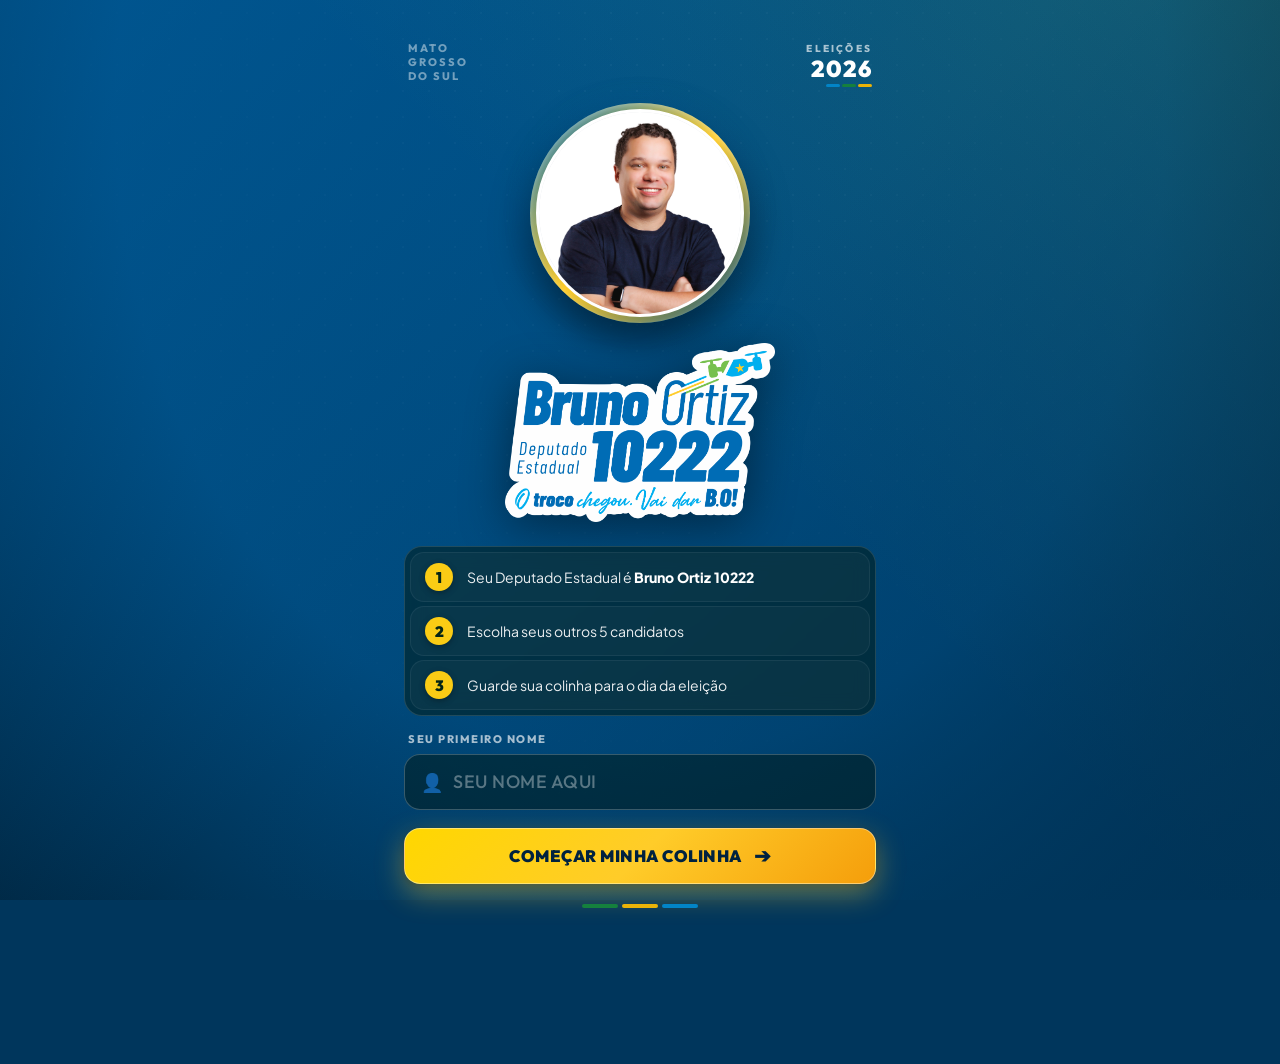
<file: public/index.html>
<!DOCTYPE html>
<html lang="pt-BR">
<head>
  <meta charset="UTF-8">
  <meta name="viewport" content="width=device-width, initial-scale=1.0, maximum-scale=1.0, user-scalable=no">
  <title>Bruno Ortiz 10222 Deputado Estadual</title>
  <meta name="description" content="Monte sua colinha oficial completa para as Eleições 2026 com Bruno Ortiz 10222 e seus candidatos preferidos. Rápido, seguro e direto para a urna!">
  <meta name="theme-color" content="#005691">
  <meta http-equiv="X-Content-Type-Options" content="nosniff">
  <meta name="referrer" content="strict-origin-when-cross-origin">
  
  <!-- Open Graph / WhatsApp / Facebook Preview -->
  <meta property="og:locale" content="pt_BR">
  <meta property="og:type" content="website">
  <meta property="og:title" content="Gerador de Colinha 2026 | Bruno Ortiz 10222">
  <meta property="og:description" content="Monte agora sua colinha oficial completa para a urna com Bruno Ortiz 10222 e seus candidatos a Federal, Senadores, Gov e Presidente!">
  <meta property="og:image" content="https://santinho-brunoortiz-10222.pages.dev/assets/og-share-card.png">
  <meta property="og:image:secure_url" content="https://santinho-brunoortiz-10222.pages.dev/assets/og-share-card.png">
  <meta property="og:image:type" content="image/png">
  <meta property="og:image:width" content="1200">
  <meta property="og:image:height" content="630">
  <meta property="og:image:alt" content="Monte sua Colinha Oficial para a Urna com Bruno Ortiz 10222 e seus candidatos">

  <!-- Twitter Card -->
  <meta name="twitter:card" content="summary_large_image">
  <meta name="twitter:title" content="Gerador de Colinha 2026 | Bruno Ortiz 10222">
  <meta name="twitter:description" content="Monte agora sua colinha oficial completa para a urna com Bruno Ortiz 10222 e seus candidatos a Federal, Senador, Governador e Presidente!">
  <meta name="twitter:image" content="https://santinho-brunoortiz-10222.pages.dev/assets/og-share-card.png">

  <!-- Ícones e Favicon Oficiais 10222 -->
  <link rel="icon" type="image/png" sizes="192x192" href="assets/icon-192.png">
  <link rel="apple-touch-icon" sizes="192x192" href="assets/icon-192.png">
  <link rel="manifest" href="manifest.json">

  <!-- Fontes de Alta Legibilidade e Estilo Brush -->
  <link rel="preconnect" href="https://fonts.googleapis.com">
  <link rel="preconnect" href="https://fonts.gstatic.com" crossorigin>
  <link href="https://fonts.googleapis.com/css2?family=Caveat+Brush&family=Outfit:wght@400;500;600;700;800;900&family=Plus+Jakarta+Sans:wght@500;600;700;800&display=swap" rel="stylesheet">
  
  <link rel="stylesheet" href="styles.css?v=57">
</head>
<body data-fundo="claro">

  <!-- Topo: Botão Centralizado para Começar de Novo e Stepper de Votação -->
  <header class="app-header" style="display: none;">
    <div class="header-content header-content-clean">
      <button id="btn-voltar-colinha" class="btn-voltar-colinha-pronta" style="display: none;" title="Voltar para a colinha finalizada" aria-label="Voltar para a colinha finalizada">
        <span style="font-size: 16px;">📋</span>
        <span>VER COLINHA PRONTA</span>
      </button>
      <button id="btn-limpar" class="btn-reset-central" title="Começar de novo a colinha" aria-label="Começar de novo a colinha">
        <svg width="18" height="18" viewBox="0 0 24 24" fill="none" stroke="currentColor" stroke-width="2.5" stroke-linecap="round" stroke-linejoin="round">
          <path d="M3 12a9 9 0 1 0 9-9 9.75 9.75 0 0 0-6.74 2.74L3 8"/>
          <path d="M3 3v5h5"/>
        </svg>
        <span>COMEÇAR DE NOVO</span>
      </button>
    </div>

    <!-- Stepper Discreto de Conexão -->
    <div class="stepper-funil" id="stepper-funil" aria-label="Progresso da Votação">
      <!-- Gerado dinamicamente: 1 a 6 -->
    </div>
  </header>

  <main class="container-vitrine">
    <!-- TELA DE BOAS-VINDAS TEMÁTICA -->
    <section class="welcome-screen-wrap" id="welcome-section" aria-label="Boas-vindas ao Bruno Ortiz 10222">
      <div class="welcome-screen-container">
        
        <!-- Topo da Tela: Mato Grosso do Sul (Esq) e Eleições 2026 (Dir) -->
        <div class="welcome-ref-topbar">
          <div class="welcome-ref-ms">
            <span class="ms-label-small">MATO<br>GROSSO<br>DO SUL</span>
          </div>
          <div class="welcome-ref-eleicoes">
            <span class="eleicoes-ref-txt">ELEIÇÕES</span>
            <span class="eleicoes-ref-ano">2026</span>
            <div class="welcome-civic-bars">
              <span class="bar-b"></span>
              <span class="bar-g"></span>
              <span class="bar-y"></span>
            </div>
          </div>
        </div>

        <!-- Bloco de Destaque: Avatar Oficial Bruno Ortiz -->
        <div class="welcome-ref-hero">
          <div class="welcome-ref-avatar-box">
            <img src="assets/bruno-ortiz.png" alt="Bruno Ortiz Deputado Estadual" class="welcome-ref-avatar-img">
          </div>
        </div>

        <!-- Logo Oficial do Bruno Ortiz 10222 -->
        <div class="welcome-ref-logo-wrap">
          <img src="assets/bruno-ortiz-logo.png" alt="Bruno Ortiz Deputado Estadual 10222" class="welcome-ref-logo-img">
        </div>

        <!-- Caixa dos 3 Passos (Pills Arredondadas Translúcidas) -->
        <div class="welcome-ref-steps-box">
          <div class="welcome-ref-step-item">
            <span class="ref-step-badge">1</span>
            <span class="ref-step-text">Seu Deputado Estadual é <strong>Bruno Ortiz 10222</strong></span>
          </div>
          <div class="welcome-ref-step-item">
            <span class="ref-step-badge">2</span>
            <span class="ref-step-text">Escolha seus outros 5 candidatos</span>
          </div>
          <div class="welcome-ref-step-item">
            <span class="ref-step-badge">3</span>
            <span class="ref-step-text">Guarde sua colinha para o dia da eleição</span>
          </div>
        </div>

        <!-- Campo: Seu Primeiro Nome -->
        <div class="welcome-ref-input-group">
          <label for="input-eleitor-nome" class="welcome-ref-input-label">SEU PRIMEIRO NOME</label>
          <div class="welcome-ref-input-box" id="box-input-nome">
            <span class="ref-input-user-icon">👤</span>
            <input 
              type="text" 
              id="input-eleitor-nome" 
              class="ref-input-field" 
              placeholder="SEU NOME AQUI"
              maxlength="20"
              autocomplete="given-name"
              enterkeyhint="go"
            >
          </div>
          <span class="welcome-input-aviso" id="msg-aviso-nome" style="display:none;">Digite seu primeiro nome para começar.</span>
        </div>

        <!-- Botão Radiante Dourado -->
        <button class="btn-ref-start-gold" id="btn-welcome-start" title="Começar minha colinha">
          <span>COMEÇAR MINHA COLINHA</span>
          <span class="btn-arrow-right">➔</span>
        </button>

        <!-- Faixa Cívica Decorativa no Rodapé -->
        <div class="welcome-ref-bottom-stripes">
          <span class="stripe-g"></span>
          <span class="stripe-y"></span>
          <span class="stripe-b"></span>
        </div>

      </div>
    </section>
    <!-- LAYOUT ADAPTATIVO: No Desktop (Lado a Lado / Split View) | No Mobile (Fluxo Vertical Ergonômico) -->
    <div class="vitrine-split-layout" id="vitrine-split-layout">
      <!-- Coluna da Cédula / Nicho 3D de Papel -->
      <section class="nicho-vitrine-frame" style="display: none;" aria-label="Vitrine de Cédulas Eleitorais">
        <div class="nicho-vitrine-inner" id="nicho-vitrine-container">
          <!-- Cédula Esquerda (Anterior / Inclinada) -->
          <div class="cedula-papel cedula-lateral cedula-esquerda" id="cedula-left"></div>

          <!-- Cédula Central (Ativa / Em Destaque Frontal) -->
          <div class="cedula-papel cedula-central" id="cedula-center"></div>

          <!-- Cédula Direita (Próxima / Inclinada) -->
          <div class="cedula-papel cedula-lateral cedula-direita" id="cedula-right"></div>
        </div>

        <!-- Controles de Toque / Setas Sutis nas Laterais do Nicho -->
        <button class="nicho-nav-arrow arrow-prev" id="btn-vitrine-prev" aria-label="Voltar cargo anterior" title="Voltar cargo">‹</button>
        <button class="nicho-nav-arrow arrow-next" id="btn-vitrine-next" aria-label="Avançar próximo cargo" title="Próximo cargo">›</button>
      </section>
    </div>

    <!-- MODAL / TELA DE SELEÇÃO ISOLADA DE CANDIDATOS (Mobile Full-Screen / Desktop Centralizado) -->
    <div class="modal-selecao-overlay" id="modal-selecao" style="display: none;" role="dialog" aria-modal="true" aria-labelledby="modal-selecao-titulo">
      <div class="modal-selecao-conteudo">
        <!-- 3. CABEÇALHO FIXO -->
        <header class="modal-selecao-header">
          <button class="btn-voltar-selecao" id="btn-fechar-selecao" aria-label="Voltar">
            <span class="btn-voltar-arrow">‹</span>
            <span class="btn-voltar-txt">VOLTAR</span>
          </button>
          <h2 class="modal-selecao-titulo" id="modal-selecao-titulo">ESCOLHER CANDIDATO</h2>
        </header>

        <!-- 4. CAMPO DE PESQUISA FIXO -->
        <div class="modal-selecao-search-wrap">
          <div class="modal-search-box">
            <svg class="modal-search-icon" width="20" height="20" viewBox="0 0 24 24" fill="none" stroke="currentColor" stroke-width="2.5" stroke-linecap="round" stroke-linejoin="round">
              <circle cx="11" cy="11" r="8"/>
              <line x1="21" y1="21" x2="16.65" y2="16.65"/>
            </svg>
            <input 
              type="text" 
              id="modal-input-busca" 
              class="modal-search-input" 
              placeholder="Digite o nome ou número do candidato..." 
              autocomplete="off" 
              inputmode="search"
              aria-label="Digite o nome ou número do candidato">
            <button class="btn-clear-modal-search" id="btn-clear-modal-search" style="display:none;" aria-label="Limpar busca">&times;</button>
          </div>

          <!-- Índice Alfabético Estilo Engrenagem / Dial Cilindro (A-Z) com Fade Lateral -->
          <div class="modal-alfabeto-wheel-container" id="modal-alfabeto-container" style="display: none;">
            <div class="modal-alfabeto-dica">
              <span class="dica-arrow">‹</span>
              <span>ARRASTE PARA VER CANDIDATOS DE A A Z</span>
              <span class="dica-arrow">›</span>
            </div>
            <div class="modal-alfabeto-bar" id="modal-alfabeto-bar" aria-label="Navegar por letra inicial">
              <!-- Gerado dinamicamente com as letras disponíveis -->
            </div>
          </div>
        </div>

        <!-- 5. LISTA DE RESULTADOS COMPACTA E ROLÁVEL -->
        <div class="modal-selecao-lista-wrap" id="modal-candidatos-lista" role="listbox" aria-label="Lista de candidatos">
          <!-- Renderizado dinamicamente pelo app.js -->
        </div>
      </div>
    </div>

    <!-- 3. Seção de Ações Finais: Santinho Pronto e Ações Diretas -->
    <section class="conclusao-section" id="conclusao-section" style="display: none;" aria-label="Ações da Colinha Concluída">
      <div class="conclusao-card">
        <!-- Espelho Real da Colinha Pronta -->
        <div class="colinha-final-preview" id="colinha-final-preview">
          <!-- Renderizado dinamicamente pelo app.js -->
        </div>

        <!-- Grupo de Ações Objetivas (WhatsApp e Salvar Imagem) -->
        <div class="acoes-finais-diretas">
          <button class="btn-acao-primaria btn-acao-whatsapp" id="btn-share" title="Enviar colinha pelo WhatsApp">
            <svg width="26" height="26" viewBox="0 0 24 24" fill="currentColor">
              <path d="M12.04 2C6.58 2 2.13 6.45 2.13 11.91C2.13 13.66 2.59 15.36 3.45 16.86L2.05 22L7.3 20.62C8.75 21.41 10.38 21.83 12.04 21.83C17.5 21.83 21.95 17.38 21.95 11.92C21.95 9.27 20.92 6.78 19.05 4.91C17.18 3.03 14.69 2 12.04 2M12.04 3.67C14.25 3.67 16.31 4.53 17.87 6.09C19.42 7.65 20.28 9.72 20.28 11.92C20.28 16.46 16.58 20.15 12.04 20.15C10.56 20.15 9.11 19.76 7.85 19L7.55 18.83L4.43 19.65L5.26 16.61L5.06 16.29C4.24 15 3.8 13.47 3.8 11.91C3.81 7.37 7.5 3.67 12.04 3.67M9.53 7.34C9.36 7.34 9.09 7.4 8.87 7.65C8.65 7.89 8.02 8.48 8.02 9.68C8.02 10.89 8.9 12.06 9.02 12.22C9.14 12.39 10.76 14.88 13.23 15.95C15.29 16.84 15.7 16.66 16.14 16.62C16.59 16.58 17.57 16.03 17.78 15.46C17.98 14.88 17.98 14.39 17.92 14.29C17.86 14.19 17.7 14.13 17.46 14.01C17.22 13.89 16.02 13.3 15.8 13.22C15.58 13.14 15.42 13.1 15.25 13.34C15.09 13.59 14.62 14.13 14.48 14.3C14.34 14.46 14.2 14.48 13.96 14.36C13.71 14.24 12.94 13.99 12.02 13.17C11.3 12.53 10.82 11.75 10.68 11.5C10.54 11.26 10.66 11.13 10.79 11C10.9 10.9 11.03 10.72 11.16 10.57C11.28 10.42 11.32 10.32 11.4 10.15C11.48 9.99 11.44 9.84 11.38 9.73C11.32 9.61 10.86 8.48 10.66 8C10.47 7.54 10.28 7.6 10.13 7.59C9.99 7.59 9.82 7.58 9.66 7.58L9.53 7.34Z"/>
            </svg>
            <span>Compartilhar no WhatsApp</span>
          </button>

          <button class="btn-acao-secundaria btn-acao-salvar-larga" id="btn-download" title="Salvar colinha no celular">
            <svg width="22" height="22" viewBox="0 0 24 24" fill="none" stroke="currentColor" stroke-width="2.2" stroke-linecap="round" stroke-linejoin="round">
              <rect x="3" y="3" width="18" height="18" rx="4" ry="4"/>
              <circle cx="8.5" cy="8.5" r="1.5"/>
              <polyline points="21 15 16 10 5 21"/>
            </svg>
            <span>Salvar Colinha no Celular</span>
          </button>
        </div>

        <div class="acoes-finais-links">
          <button id="btn-rever-animacao" class="btn-acao-secundaria btn-acao-rever" title="Ver a colinha saindo da urna novamente">
            <span style="font-size: 16px;">🗳️</span>
            <span>Ver Saindo da Urna</span>
          </button>
          <button id="btn-editar-votos" class="btn-acao-secundaria btn-acao-editar" title="Mudar algum candidato escolhido">
            <svg width="20" height="20" viewBox="0 0 24 24" fill="none" stroke="currentColor" stroke-width="2.3" stroke-linecap="round" stroke-linejoin="round">
              <path d="M12 20h9"/>
              <path d="M16.5 3.5a2.121 2.121 0 0 1 3 3L7 19l-4 1 1-4L16.5 3.5z"/>
            </svg>
            <span>Mudar Meus Votos</span>
          </button>
          <button id="btn-reiniciar-final" class="btn-acao-recomecar" title="Apagar e começar de novo com outro nome">
            <svg width="20" height="20" viewBox="0 0 24 24" fill="none" stroke="currentColor" stroke-width="2.5" stroke-linecap="round" stroke-linejoin="round">
              <path d="M3 12a9 9 0 1 0 9-9 9.75 9.75 0 0 0-6.74 2.74L3 8"/>
              <path d="M3 3v5h5"/>
            </svg>
            <span>RECOMEÇAR</span>
          </button>
        </div>

        <!-- Crédito Discreto Girassol Inteligência -->
        <footer class="conclusao-credito-girassol">
          <a href="https://girassolinteligencia.com.br" target="_blank" rel="noopener noreferrer">
            Desenvolvido por <strong>Girassol Inteligência</strong>
          </a>
        </footer>
      </div>
    </section>

    <!-- Canvas Oculto para Renderização Ultra-HD e Exportação Compacta 6,5x9,5cm @ 300 DPI -->
    <canvas id="canvas-export" style="display:none;" width="768" height="1122"></canvas>
  </main>

  <!-- Modal da Animação: Colinha Saindo da Urna (Modelo Final Idêntico) -->
  <div class="print-modal-overlay" id="print-modal-overlay" style="display: none;" role="dialog" aria-modal="true">
    <div class="print-modal-content">
      <!-- Urna Dispensadora no Topo com acabamento realista de Urna Eletrônica Oficial -->
      <div class="urna-dispenser-box">
        <div class="urna-topo-corpo">
          <div class="urna-topo-header">
            <span class="urna-topo-icon">🗳️</span>
            <div class="urna-topo-titulos">
              <span class="urna-topo-tse">JUSTIÇA ELEITORAL</span>
              <span class="urna-topo-sub">COMPROVANTE / COLINHA DE VOTAÇÃO</span>
            </div>
          </div>
          <div class="urna-slot-guia">
            <div class="urna-slot-cut"></div>
          </div>
        </div>
      </div>

      <!-- Viewport da Colinha Oficial Idêntica Deslizando da Urna -->
      <div class="paper-slip-viewport paper-card-viewport">
        <div class="paper-slip-roll paper-card-roll" id="paper-slip-roll">
          <!-- Injetado dinamicamente com o EXATO modelo final de colinha gerado -->
        </div>
      </div>

      <div class="print-status-text" id="print-status-text">
        <span class="print-spinner"></span> Sua colinha está saindo da urna...
      </div>
    </div>
  </div>



  <!-- Modal Informativo: Guia Rápido do Eleitor -->
  <div class="guia-modal-overlay" id="guia-modal-overlay" style="display:none;" role="dialog" aria-modal="true">
    <div class="guia-modal-card">
      <div class="guia-modal-header">
        <h2 class="guia-modal-title">📖 Guia do Eleitor 2026</h2>
        <button class="btn-close-guia" id="btn-close-guia" aria-label="Fechar Guia">&times;</button>
      </div>
      <div class="guia-modal-body">
        <div class="guia-topic-box">
          <span class="guia-topic-icon">📄</span>
          <div>
            <strong>A colinha de papel é permitida e recomendada!</strong>
            <p>O TSE incentiva você a levar anotado em papel o número de todos os seus candidatos para votar com rapidez.</p>
          </div>
        </div>
        <div class="guia-topic-box">
          <span class="guia-topic-icon">🚫</span>
          <div>
            <strong>Celular proibido dentro da cabine</strong>
            <p>Deixe o aparelho com o mesário antes de ir até a urna. Por isso sua colinha impressa ou em papel é fundamental!</p>
          </div>
        </div>
        <div class="guia-topic-box">
          <span class="guia-topic-icon">🪪</span>
          <div>
            <strong>Documentos para votar</strong>
            <p>Basta um documento com foto (e-Título com foto, CNH, RG, Carteira de Trabalho ou Passaporte).</p>
          </div>
        </div>
        <div class="guia-topic-box">
          <span class="guia-topic-icon">🕒</span>
          <div>
            <strong>Horário de Votação</strong>
            <p>Das 08h00 às 17h00 (horário de Brasília) em todo o território nacional.</p>
          </div>
        </div>
      </div>
    </div>
  </div>

  <!-- Toast Notificação Acessível -->
  <div class="toast" id="toast" role="status" aria-live="polite" style="display: none;"></div>

  <script src="app.js?v=57"></script>
</body>
</html>
</file>
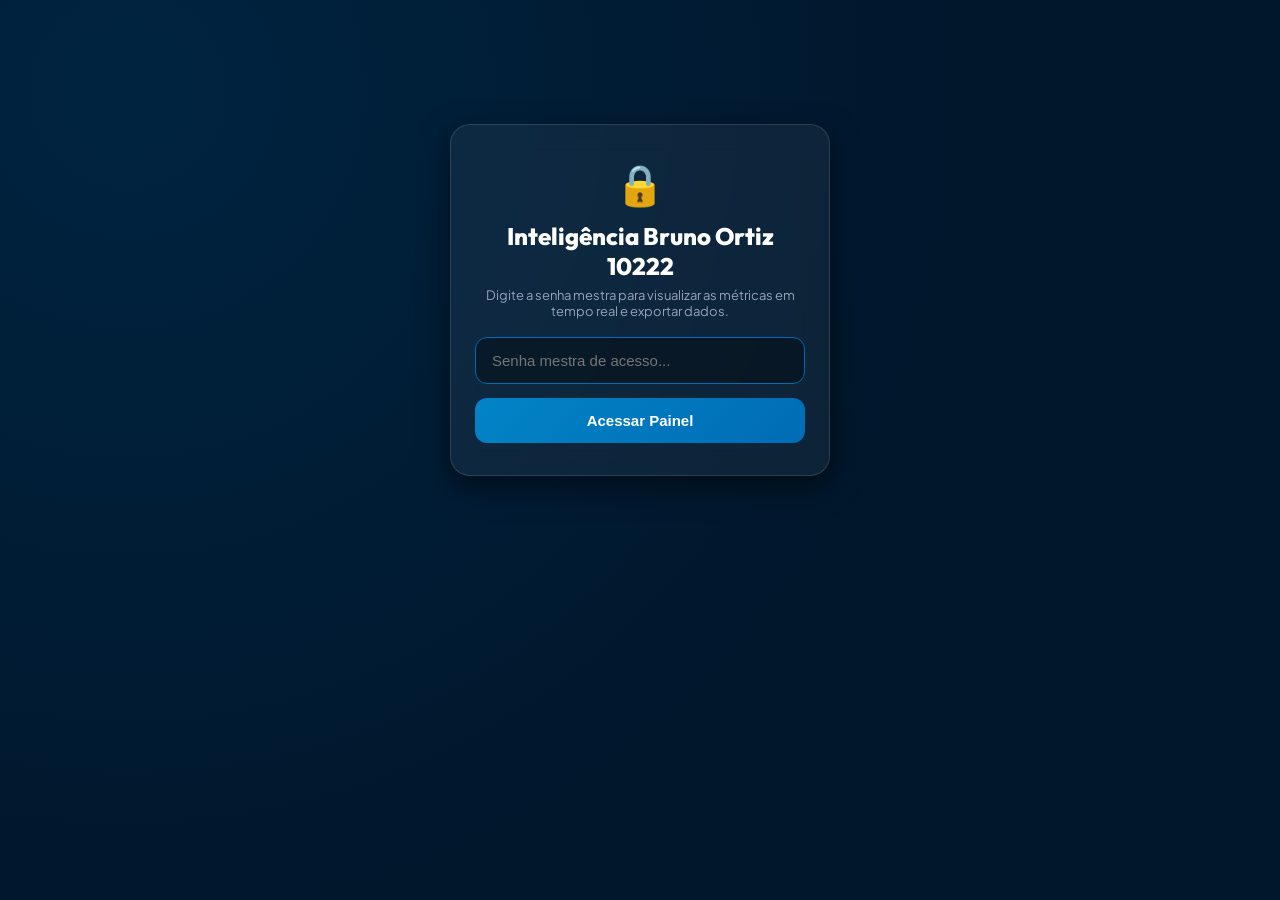
<file: public/painel.html>
<!DOCTYPE html>
<html lang="pt-BR">
<head>
  <meta charset="UTF-8">
  <meta name="viewport" content="width=device-width, initial-scale=1.0">
  <title>Painel Executivo — Bruno Ortiz 10222</title>
  <meta name="robots" content="noindex, nofollow, noarchive, nosnippet">
  <meta name="googlebot" content="noindex, nofollow">
  <meta name="referrer" content="no-referrer">
  <link rel="icon" type="image/png" href="assets/icon-192.png">
  <link rel="preconnect" href="https://fonts.googleapis.com">
  <link rel="preconnect" href="https://fonts.gstatic.com" crossorigin>
  <link href="https://fonts.googleapis.com/css2?family=Outfit:wght@400;500;600;700;800;900&family=Plus+Jakarta+Sans:wght@400;500;600;700&display=swap" rel="stylesheet">
  <style>
    :root {
      --bg: #00172c;
      --card-bg: rgba(255, 255, 255, 0.05);
      --card-border: rgba(255, 255, 255, 0.12);
      --blue-primary: #006cb5;
      --blue-glow: rgba(0, 108, 181, 0.35);
      --blue-light: #38bdf8;
      --gold: #ffcc29;
      --text: #f8fafc;
      --text-muted: #94a3b8;
    }

    * { box-sizing: border-box; margin: 0; padding: 0; }
    body {
      font-family: 'Plus Jakarta Sans', sans-serif;
      background: var(--bg);
      background-image: radial-gradient(circle at 10% 10%, rgba(0, 108, 181, 0.15) 0%, transparent 60%);
      color: var(--text);
      min-height: 100vh;
      padding: 24px 16px 48px;
    }

    .container { max-width: 1140px; margin: 0 auto; }

    /* Header */
    .dashboard-header {
      display: flex;
      flex-wrap: wrap;
      justify-content: space-between;
      align-items: center;
      gap: 16px;
      margin-bottom: 28px;
      padding-bottom: 20px;
      border-bottom: 1px solid var(--card-border);
    }

    .title-group h1 {
      font-family: 'Outfit', sans-serif;
      font-size: 26px;
      font-weight: 850;
      color: #ffffff;
      display: flex;
      align-items: center;
      gap: 10px;
    }

    .title-group p {
      color: var(--text-muted);
      font-size: 14px;
      margin-top: 4px;
    }

    .actions-bar {
      display: flex;
      gap: 12px;
      flex-wrap: wrap;
    }

    .btn {
      padding: 10px 18px;
      border-radius: 10px;
      font-weight: 700;
      font-size: 14px;
      cursor: pointer;
      display: inline-flex;
      align-items: center;
      gap: 8px;
      text-decoration: none;
      transition: all 0.2s ease;
      border: none;
    }

    .btn-excel {
      background: linear-gradient(135deg, #0284c7 0%, #006cb5 100%);
      color: #ffffff;
      box-shadow: 0 4px 14px var(--blue-glow);
    }
    .btn-excel:hover { transform: translateY(-1px); filter: brightness(1.1); }

    .btn-refresh {
      background: rgba(255, 255, 255, 0.08);
      color: #ffffff;
      border: 1px solid var(--card-border);
    }
    .btn-refresh:hover { background: rgba(255, 255, 255, 0.15); }

    /* KPI Cards */
    .kpi-grid {
      display: grid;
      grid-template-columns: repeat(auto-fit, minmax(220px, 1fr));
      gap: 16px;
      margin-bottom: 28px;
    }

    .kpi-card {
      background: var(--card-bg);
      border: 1px solid var(--card-border);
      border-radius: 16px;
      padding: 20px;
      backdrop-filter: blur(12px);
    }

    .kpi-label {
      font-size: 13px;
      font-weight: 600;
      color: var(--text-muted);
      text-transform: uppercase;
      letter-spacing: 0.05em;
    }

    .kpi-value {
      font-family: 'Outfit', sans-serif;
      font-size: 36px;
      font-weight: 850;
      color: #ffffff;
      margin: 8px 0 4px;
    }

    .kpi-sub {
      font-size: 12px;
      color: var(--blue-light);
    }

    /* Grids de Rankings */
    .rankings-grid {
      display: grid;
      grid-template-columns: repeat(auto-fit, minmax(320px, 1fr));
      gap: 20px;
      margin-bottom: 28px;
    }

    .panel-box {
      background: var(--card-bg);
      border: 1px solid var(--card-border);
      border-radius: 16px;
      padding: 22px;
      backdrop-filter: blur(12px);
    }

    .panel-box h3 {
      font-family: 'Outfit', sans-serif;
      font-size: 17px;
      font-weight: 750;
      margin-bottom: 16px;
      display: flex;
      align-items: center;
      gap: 8px;
      color: #ffffff;
    }

    .ranking-list {
      display: flex;
      flex-direction: column;
      gap: 12px;
    }

    .ranking-item {
      display: flex;
      flex-direction: column;
      gap: 4px;
    }

    .ranking-header {
      display: flex;
      justify-content: space-between;
      font-size: 13.5px;
      font-weight: 600;
    }

    .ranking-name { color: #ffffff; }
    .ranking-votes { color: var(--gold); font-weight: 800; }

    .progress-bar-bg {
      width: 100%;
      height: 8px;
      background: rgba(255, 255, 255, 0.08);
      border-radius: 999px;
      overflow: hidden;
    }

    .progress-bar-fill {
      height: 100%;
      background: linear-gradient(90deg, #006cb5 0%, #38bdf8 100%);
      border-radius: 999px;
      transition: width 0.4s ease;
    }

    /* Tabela de Últimas Colinhas */
    .table-responsive {
      overflow-x: auto;
      margin-top: 12px;
    }

    table {
      width: 100%;
      border-collapse: collapse;
      text-align: left;
      font-size: 13px;
    }

    th {
      padding: 12px 14px;
      color: var(--text-muted);
      border-bottom: 1px solid var(--card-border);
      font-size: 11px;
      text-transform: uppercase;
      letter-spacing: 0.05em;
    }

    td {
      padding: 12px 14px;
      border-bottom: 1px solid rgba(255, 255, 255, 0.05);
      color: #e2e8f0;
    }

    .badge-eleitor {
      background: rgba(0, 108, 181, 0.25);
      color: #7dd3fc;
      padding: 3px 8px;
      border-radius: 6px;
      font-weight: 700;
      font-size: 12px;
    }

    .badge-acao {
      background: rgba(255, 204, 41, 0.15);
      color: #ffcc29;
      padding: 2px 7px;
      border-radius: 4px;
      font-size: 11px;
      font-weight: 600;
    }

    /* Tela de Login */
    #auth-screen {
      max-width: 380px;
      margin: 100px auto 0;
      background: var(--card-bg);
      border: 1px solid var(--card-border);
      border-radius: 20px;
      padding: 32px 24px;
      text-align: center;
      backdrop-filter: blur(14px);
      box-shadow: 0 10px 30px rgba(0, 0, 0, 0.5);
    }

    .auth-input {
      width: 100%;
      padding: 14px 16px;
      border-radius: 12px;
      background: rgba(0, 0, 0, 0.35);
      border: 1.5px solid var(--card-border);
      color: #ffffff;
      font-size: 15px;
      margin: 18px 0 14px;
      outline: none;
      transition: border-color 0.2s;
    }
    .auth-input:focus { border-color: var(--blue-primary); }

    .auth-btn {
      width: 100%;
      padding: 14px;
      border-radius: 12px;
      background: linear-gradient(135deg, #0284c7 0%, #006cb5 100%);
      color: #ffffff;
      font-weight: 800;
      font-size: 15px;
      border: none;
      cursor: pointer;
      transition: filter 0.2s;
    }
    .auth-btn:hover { filter: brightness(1.1); }
  </style>
</head>
<body>

  <!-- Tela de Acesso Protegido -->
  <div id="auth-screen">
    <div style="font-size: 40px; margin-bottom: 12px;">🔒</div>
    <h2 style="font-family: 'Outfit'; font-weight: 800; color: #ffffff;">Inteligência Bruno Ortiz 10222</h2>
    <p style="color: var(--text-muted); font-size: 13px; margin-top: 6px;">Digite a senha mestra para visualizar as métricas em tempo real e exportar dados.</p>
    <form id="form-auth">
      <input type="password" id="input-token" class="auth-input" placeholder="Senha mestra de acesso..." required autofocus>
      <button type="submit" class="auth-btn">Acessar Painel</button>
    </form>
    <div id="auth-error" style="color: #ef4444; font-size: 12px; margin-top: 10px; display: none;">Chave incorreta. Tente novamente.</div>
  </div>

  <!-- Dashboard Principal -->
  <div id="dashboard-content" class="container" style="display: none;">
    
    <header class="dashboard-header">
      <div class="title-group">
        <h1>📊 Painel Executivo — Bruno Ortiz 10222</h1>
        <p>Monitoramento em tempo real de colinhas geradas, dobradinhas federais e engajamento da campanha.</p>
      </div>
      <div class="actions-bar">
        <button class="btn btn-refresh" id="btn-atualizar">🔄 Atualizar</button>
        <a href="#" class="btn btn-excel" id="btn-export-csv" target="_blank">📥 Exportar para Excel (CSV)</a>
      </div>
    </header>

    <!-- Indicadores Principais (KPIs) -->
    <section class="kpi-grid">
      <div class="kpi-card">
        <div class="kpi-label">Total de Colinhas</div>
        <div class="kpi-value" id="kpi-total">0</div>
        <div class="kpi-sub">Montadas no sistema</div>
      </div>
      <div class="kpi-card">
        <div class="kpi-label">Hoje</div>
        <div class="kpi-value" id="kpi-hoje" style="color: #38bdf8;">0</div>
        <div class="kpi-sub">Montadas nas últimas 24h</div>
      </div>
      <div class="kpi-card">
        <div class="kpi-label">Compartilhamentos</div>
        <div class="kpi-value" id="kpi-compartilhamentos" style="color: #34d399;">0</div>
        <div class="kpi-sub">Enviadas no WhatsApp</div>
      </div>
      <div class="kpi-card">
        <div class="kpi-label">Fotos Baixadas</div>
        <div class="kpi-value" id="kpi-downloads" style="color: #ffcc29;">0</div>
        <div class="kpi-sub">Salvas para levar à urna</div>
      </div>
    </section>

    <!-- Dobradinhas e Rankings -->
    <section class="rankings-grid">
      <!-- Deputados Federais Mais Votados com Bruno Ortiz -->
      <div class="panel-box">
        <h3>🏛️ Dobradinhas: Deputados Federais</h3>
        <div class="ranking-list" id="rank-dep-fed">
          <div style="color: var(--text-muted); font-size: 13px;">Carregando dados...</div>
        </div>
      </div>

      <!-- Senadores Mais Votados -->
      <div class="panel-box">
        <h3>⭐ Senadores Mais Escolhidos</h3>
        <div class="ranking-list" id="rank-senadores">
          <div style="color: var(--text-muted); font-size: 13px;">Carregando dados...</div>
        </div>
      </div>

      <!-- Governador -->
      <div class="panel-box">
        <h3>👔 Voto para Governador</h3>
        <div class="ranking-list" id="rank-gov">
          <div style="color: var(--text-muted); font-size: 13px;">Carregando dados...</div>
        </div>
      </div>

      <!-- Presidente -->
      <div class="panel-box">
        <h3>🇧🇷 Voto para Presidente</h3>
        <div class="ranking-list" id="rank-pres">
          <div style="color: var(--text-muted); font-size: 13px;">Carregando dados...</div>
        </div>
      </div>
    </section>

    <!-- Cidades e Dispositivos -->
    <section class="rankings-grid">
      <div class="panel-box">
        <h3>📍 Cidades / Regiões com Maior Atividade</h3>
        <div class="ranking-list" id="rank-cidades">
          <div style="color: var(--text-muted); font-size: 13px;">Carregando dados...</div>
        </div>
      </div>

      <div class="panel-box">
        <h3>📱 Dispositivos Utilizados</h3>
        <div class="ranking-list" id="rank-dispositivos">
          <div style="color: var(--text-muted); font-size: 13px;">Carregando dados...</div>
        </div>
      </div>
    </section>

    <!-- Tabela com Últimas Colinhas Montadas -->
    <section class="panel-box" style="margin-bottom: 24px;">
      <h3>📋 Últimas Colinhas Registradas (Tempo Real)</h3>
      <div class="table-responsive">
        <table>
          <thead>
            <tr>
              <th>Data/Hora</th>
              <th>Eleitor</th>
              <th>Dep. Federal</th>
              <th>Dep. Estadual</th>
              <th>Senadores</th>
              <th>Governador</th>
              <th>Presidente</th>
              <th>Ação</th>
              <th>Cidade</th>
            </tr>
          </thead>
          <tbody id="tbody-ultimas">
            <tr>
              <td colspan="9" style="text-align: center; color: var(--text-muted); padding: 24px;">Nenhuma colinha registrada ainda.</td>
            </tr>
          </tbody>
        </table>
      </div>
    </section>

  </div>

  <script src="painel.js?v=60"></script>
</body>
</html>
</file>
<file: public/styles.css>
/* ==========================================================================
   MINHA COLINHA 2026 — DESIGN SYSTEM PAPEL REAL (ACESSIBILIDADE & LEVEZA)
   ========================================================================== */

:root {
  /* Identidade Visual Bruno Ortiz 10222 */
  --bg-main: #004575;
  --bg-surface: #ffffff;
  --bg-card: #ffffff;
  --bg-card-hover: #f8fafc;
  --border: rgba(255, 255, 255, 0.15);
  --border-focus: #0088e0;
  
  /* Azul & Verde Bruno Ortiz */
  --blue-primary: #006cb5;
  --blue-dark: #004d82;
  --blue-light: #0088e0;
  --green-primary: #15803d;
  --green-accent: #76c04e;
  --green-dark: #072312;
  --green-soft-tint: #14532d;

  /* Amarelo Pastel / Urna */
  --yellow-pastel: #fef08a;
  --yellow-warm: #ffcc29;
  --yellow-soft: #fef9c3;
  --yellow-tag-bg: #fef9c3;
  --yellow-tag-text: #854d0e;

  /* Tipografia */
  --text-main: #19261f;
  --text-dim: #334155;
  --text-muted: #64748b;
  
  /* Fontes de Alta Legibilidade */
  --font-display: 'Outfit', -apple-system, BlinkMacSystemFont, sans-serif;
  --font-body: 'Plus Jakarta Sans', -apple-system, BlinkMacSystemFont, sans-serif;
  
  --radius-lg: 16px;
  --radius-md: 12px;
  --radius-sm: 8px;
}

* {
  box-sizing: border-box;
  margin: 0;
  padding: 0;
  -webkit-tap-highlight-color: transparent;
  -webkit-user-select: none;
  -moz-user-select: none;
  -ms-user-select: none;
  user-select: none;
}

input, textarea {
  -webkit-user-select: text !important;
  -moz-user-select: text !important;
  -ms-user-select: text !important;
  user-select: text !important;
}

img {
  -webkit-user-drag: none;
  user-drag: none;
  pointer-events: auto;
}

body {
  background-color: #00365c;
  background-image: 
    /* Feixe de luz diagonal suave azul */
    linear-gradient(135deg, rgba(0, 108, 181, 0.35) 0%, transparent 48%, rgba(0, 54, 92, 0.85) 100%),
    /* Feixe secundário diagonal verde e dourado */
    linear-gradient(225deg, rgba(118, 192, 78, 0.18) 0%, transparent 45%),
    /* Iluminação radial de destaque no topo/centro */
    radial-gradient(ellipse at 50% 12%, rgba(0, 136, 224, 0.28) 0%, rgba(0, 77, 130, 0.88) 58%, #002742 100%),
    /* Microtextura sutil */
    radial-gradient(rgba(255, 255, 255, 0.05) 1px, transparent 1px);
  background-size: 100% 100%, 100% 100%, 100% 100%, 26px 26px;
  background-attachment: fixed;
  color: #ffffff;
  font-family: var(--font-body);
  font-size: 16px;
  line-height: 1.4;
  min-height: 100vh;
  padding: 14px 14px 74px;
  -webkit-font-smoothing: antialiased;
}

/* Header Centralizado Discreto */
.app-header {
  max-width: 540px;
  margin: 0 auto 10px;
  background: transparent;
  border: none;
  padding: 4px 10px;
  box-shadow: none;
  transition: all 0.3s ease;
}

.header-content {
  position: relative;
  display: flex;
  flex-direction: column;
  align-items: center;
  justify-content: center;
}

.header-content-clean {
  display: flex;
  justify-content: center;
  align-items: center;
  width: 100%;
  padding: 4px 0;
}

.btn-reset-central {
  display: inline-flex;
  align-items: center;
  justify-content: center;
  gap: 8px;
  background: #ffffff;
  border: 2px solid #ffcc29;
  color: #004d82;
  font-family: var(--font-display);
  font-size: 13.5px;
  font-weight: 900;
  letter-spacing: 0.8px;
  padding: 9px 22px;
  border-radius: 24px;
  cursor: pointer;
  box-shadow: 0 4px 14px rgba(0, 0, 0, 0.25), 0 0 12px rgba(255, 204, 41, 0.35);
  transition: all 0.22s cubic-bezier(0.16, 1, 0.3, 1);
}

.btn-reset-central svg {
  color: #d97706;
}

.btn-reset-central:hover {
  background: #fef08a;
  border-color: #f59e0b;
  color: #00365c;
  transform: translateY(-2px) scale(1.03);
  box-shadow: 0 6px 20px rgba(0, 0, 0, 0.32), 0 0 16px rgba(255, 204, 41, 0.6);
}

.btn-reset-central:active {
  transform: translateY(1px) scale(0.98);
}

.btn-rever-link {
  background: rgba(34, 197, 94, 0.15);
  border: 1.5px solid rgba(74, 222, 128, 0.4);
  color: #4ade80;
  font-family: var(--font-display);
  font-size: 14.5px;
  font-weight: 800;
  padding: 8px 18px;
  border-radius: 20px;
  cursor: pointer;
  transition: all 0.2s ease;
  display: inline-flex;
  align-items: center;
  gap: 6px;
}

.btn-rever-link:hover {
  background: rgba(34, 197, 94, 0.28);
  border-color: #22c55e;
  transform: translateY(-1px);
}

.brand-sub {
  font-family: var(--font-display);
  font-size: 11.5px;
  font-weight: 900;
  color: #facc15;
  letter-spacing: 1.2px;
  text-transform: uppercase;
  background: rgba(234, 179, 8, 0.15);
  padding: 3px 12px;
  border-radius: 20px;
  border: 1px solid rgba(250, 204, 21, 0.35);
}

.header-actions {
  position: absolute;
  top: 0;
  right: 0;
  display: flex;
  align-items: center;
  gap: 8px;
}

.btn-header-icon {
  width: 42px;
  height: 42px;
  border-radius: 50%;
  background: rgba(255, 255, 255, 0.08);
  border: 1.5px solid rgba(255, 255, 255, 0.18);
  color: #e2e8f0;
  display: flex;
  align-items: center;
  justify-content: center;
  cursor: pointer;
  box-shadow: 0 2px 8px rgba(0, 0, 0, 0.25);
  transition: all 0.2s ease;
  backdrop-filter: blur(6px);
}

.btn-header-icon:hover {
  background: rgba(34, 197, 94, 0.22);
  border-color: #22c55e;
  color: #4ade80;
  transform: scale(1.06);
}

.btn-reset-icon:hover {
  background: rgba(239, 68, 68, 0.22);
  border-color: #ef4444;
  color: #fca5a5;
  transform: rotate(-35deg) scale(1.08);
}

.btn-header-icon:hover {
  background: #ecfdf5;
  border-color: #10b981;
  color: #14532d;
  transform: scale(1.06);
}

.btn-reset-icon:hover {
  background: #fef2f2;
  border-color: #fca5a5;
  color: #dc2626;
  transform: rotate(-35deg) scale(1.08);
  box-shadow: 0 4px 12px rgba(220, 38, 38, 0.15);
}

.btn-header-icon:active {
  transform: scale(0.92);
}

@media (max-width: 480px) {
  .header-actions {
    top: -4px;
    right: -4px;
  }
  .btn-header-icon {
    width: 38px;
    height: 38px;
  }
}

/* ==========================================================================
   TELA DE BOAS-VINDAS TEMÁTICA (ONBOARDING)
   Mesmo design system de papel artesanal texturizado e elementos cívicos
   ========================================================================== */
/* ==========================================================================
   TELA DE BOAS-VINDAS TEMÁTICA (REDESIGN FIEL À REFERÊNCIA IMAGEM 1)
   ========================================================================== */
.welcome-screen-wrap {
  width: 100%;
  max-width: 480px;
  margin: 0 auto 30px;
  animation: fadeInSmooth 0.3s cubic-bezier(0.16, 1, 0.3, 1);
}

.welcome-screen-container {
  display: flex;
  flex-direction: column;
  align-items: center;
  text-align: center;
  padding: 10px 4px;
}

/* Topo: MS à esquerda + Eleições 2026 à direita */
.welcome-ref-topbar {
  width: 100%;
  display: flex;
  justify-content: space-between;
  align-items: flex-start;
  padding: 0 4px;
  margin-bottom: 6px;
}

.welcome-ref-ms {
  text-align: left;
}

.ms-label-small {
  font-family: var(--font-display);
  font-size: 11px;
  font-weight: 800;
  color: rgba(255, 255, 255, 0.45);
  letter-spacing: 2px;
  line-height: 1.25;
  display: block;
}

.welcome-ref-eleicoes {
  text-align: right;
  display: flex;
  flex-direction: column;
  align-items: flex-end;
}

.eleicoes-ref-txt {
  font-family: var(--font-display);
  font-size: 10px;
  font-weight: 800;
  color: rgba(255, 255, 255, 0.65);
  letter-spacing: 2.2px;
  display: block;
}

.eleicoes-ref-ano {
  font-family: var(--font-display);
  font-size: 23px;
  font-weight: 900;
  color: #ffffff;
  letter-spacing: 1px;
  line-height: 1;
  display: block;
  margin-top: 1px;
}

.eleicoes-ref-bars,
.welcome-civic-bars {
  display: flex;
  gap: 2px;
  margin-top: 4px;
}

.eleicoes-ref-bars span,
.welcome-civic-bars span {
  height: 3px;
  border-radius: 2px;
}

.eleicoes-ref-bars .bar-g,
.welcome-civic-bars .bar-g { width: 14px; background: #15803d; }
.eleicoes-ref-bars .bar-y,
.welcome-civic-bars .bar-y { width: 14px; background: #eab308; }
.eleicoes-ref-bars .bar-b,
.welcome-civic-bars .bar-b { width: 14px; background: #0284c7; }

/* Hero Avatar Central com Moldura Nobre Bruno Ortiz 10222 */
.welcome-ref-hero {
  display: flex;
  justify-content: center;
  align-items: center;
  margin: 10px 0 16px;
}

.welcome-ref-avatar-box {
  position: relative;
  width: 220px;
  height: 220px;
  border-radius: 50%;
  padding: 6px;
  background: linear-gradient(135deg, #006cb5 0%, #ffcc29 50%, #004d82 100%);
  box-shadow: 
    0 16px 36px rgba(0, 0, 0, 0.55),
    0 0 24px rgba(0, 108, 181, 0.45),
    inset 0 2px 6px rgba(255, 255, 255, 0.4);
  transition: transform 0.3s cubic-bezier(0.16, 1, 0.3, 1), box-shadow 0.3s ease;
}

.welcome-ref-avatar-box:hover {
  transform: scale(1.03);
  box-shadow: 
    0 20px 42px rgba(0, 0, 0, 0.65),
    0 0 32px rgba(0, 108, 181, 0.6);
}

.welcome-ref-avatar-img {
  width: 100%;
  height: 100%;
  object-fit: cover;
  object-position: top center;
  border-radius: 50%;
  display: block;
  background: radial-gradient(circle at 50% 30%, #ffffff 0%, #e2e8f0 100%);
  border: 3.5px solid #ffffff;
  box-shadow: inset 0 2px 8px rgba(0, 0, 0, 0.15);
}

/* Logomarca Oficial e Números do Candidato */
.welcome-ref-logo-wrap {
  display: flex;
  flex-direction: column;
  align-items: center;
  margin: 4px 0 10px;
  width: 100%;
}

.welcome-ref-logo-img {
  width: 100%;
  max-width: 270px;
  height: auto;
  object-fit: contain;
  display: block;
  filter: drop-shadow(0 8px 24px rgba(0, 0, 0, 0.45));
}

.welcome-ref-titles {
  display: flex;
  flex-direction: column;
  align-items: center;
  margin-bottom: 12px;
}

.welcome-ref-cargo {
  font-family: var(--font-display);
  font-size: 12.5px;
  font-weight: 800;
  color: #facc15;
  letter-spacing: 3px;
  text-transform: uppercase;
  margin-bottom: 2px;
}

.welcome-ref-name {
  display: flex;
  flex-direction: column;
  align-items: center;
  margin: 0;
  line-height: 0.92;
  font-family: var(--font-display);
  font-weight: 900;
}

.name-part-white {
  font-size: 42px;
  color: #ffffff;
  letter-spacing: 1.5px;
  text-shadow: 0 2px 10px rgba(0, 0, 0, 0.5);
}

.name-part-green {
  font-size: 58px;
  background: linear-gradient(180deg, #86efac 0%, #22c55e 100%);
  -webkit-background-clip: text;
  -webkit-text-fill-color: transparent;
  letter-spacing: 2.5px;
  filter: drop-shadow(0 4px 14px rgba(34, 197, 94, 0.35));
}

.welcome-ref-slogan {
  font-family: var(--font-display);
  font-size: 13.5px;
  font-weight: 800;
  color: rgba(255, 255, 255, 0.9);
  letter-spacing: 4px;
  margin-top: 8px;
  text-transform: uppercase;
}

/* Card dos 3 Passos */
.welcome-ref-steps-box {
  width: 100%;
  background: rgba(0, 24, 12, 0.48);
  border: 1.5px solid rgba(255, 255, 255, 0.13);
  border-radius: 18px;
  padding: 5px;
  margin: 14px 0 16px;
  backdrop-filter: blur(10px);
  -webkit-backdrop-filter: blur(10px);
  display: flex;
  flex-direction: column;
  gap: 4px;
}

.welcome-ref-step-item {
  display: flex;
  align-items: center;
  gap: 14px;
  padding: 10px 14px;
  border-radius: 14px;
  background: rgba(255, 255, 255, 0.03);
  border: 1px solid rgba(255, 255, 255, 0.06);
  transition: all 0.2s ease;
}

.welcome-ref-step-item:hover {
  background: rgba(255, 255, 255, 0.07);
  border-color: rgba(250, 204, 21, 0.3);
}

.ref-step-badge {
  width: 28px;
  height: 28px;
  border-radius: 50%;
  background: #facc15;
  color: #052516;
  font-family: var(--font-display);
  font-size: 15px;
  font-weight: 900;
  display: flex;
  align-items: center;
  justify-content: center;
  flex-shrink: 0;
  box-shadow: 0 2px 6px rgba(0, 0, 0, 0.3);
}

.ref-step-text {
  font-size: 14px;
  color: rgba(255, 255, 255, 0.92);
  text-align: left;
  line-height: 1.35;
}

.ref-step-text strong {
  color: #ffffff;
  font-weight: 900;
}

/* Campo: Seu Primeiro Nome */
.welcome-ref-input-group {
  width: 100%;
  margin-bottom: 18px;
  text-align: left;
}

.welcome-ref-input-label {
  display: block;
  font-family: var(--font-display);
  font-size: 11px;
  font-weight: 800;
  color: rgba(255, 255, 255, 0.65);
  letter-spacing: 1.5px;
  text-transform: uppercase;
  margin-bottom: 6px;
  padding-left: 4px;
}

.welcome-ref-input-box {
  width: 100%;
  height: 56px;
  background: rgba(0, 20, 10, 0.45);
  border: 1.5px solid rgba(255, 255, 255, 0.22);
  border-radius: 16px;
  display: flex;
  align-items: center;
  padding: 0 16px;
  gap: 10px;
  transition: all 0.2s ease;
}

.welcome-ref-input-box:focus-within {
  border-color: #facc15;
  box-shadow: 0 0 18px rgba(250, 204, 21, 0.35);
}

.welcome-ref-input-box.shake-input {
  animation: shakeInput 0.4s ease;
  border-color: #f87171 !important;
  box-shadow: 0 0 14px rgba(248, 113, 113, 0.4) !important;
}

.ref-input-user-icon {
  font-size: 18px;
  opacity: 0.7;
  color: #ffffff;
  user-select: none;
}

.ref-input-field {
  flex: 1;
  height: 100%;
  background: transparent;
  border: none;
  outline: none;
  font-family: var(--font-display);
  font-size: 18px;
  font-weight: 800;
  color: #ffffff;
  text-transform: uppercase;
  letter-spacing: 0.5px;
}

.ref-input-field::placeholder {
  color: rgba(255, 255, 255, 0.35);
  font-weight: 500;
  text-transform: uppercase;
}

.welcome-input-aviso {
  display: block;
  margin-top: 6px;
  font-size: 12.5px;
  font-weight: 700;
  color: #fef08a;
  background: rgba(234, 179, 8, 0.16);
  border: 1px solid rgba(250, 204, 21, 0.35);
  padding: 5px 10px;
  border-radius: 8px;
  text-align: center;
  animation: fadeIn 0.2s;
}

/* Botão Radiante Dourado (Idêntico à Referência 1) */
.btn-ref-start-gold {
  width: 100%;
  height: 56px;
  border-radius: 16px;
  border: 1.5px solid rgba(255, 255, 255, 0.4);
  background: linear-gradient(135deg, #ffd700 0%, #ffcc29 50%, #f59e0b 100%);
  color: #00223f;
  font-family: var(--font-display);
  font-size: 16.5px;
  font-weight: 900;
  letter-spacing: 0.5px;
  display: flex;
  align-items: center;
  justify-content: center;
  gap: 12px;
  cursor: pointer;
  box-shadow: 0 10px 28px rgba(255, 204, 41, 0.4), 0 2px 6px rgba(0, 0, 0, 0.3);
  transition: all 0.22s cubic-bezier(0.16, 1, 0.3, 1);
}

.btn-ref-start-gold:hover {
  transform: translateY(-2px);
  box-shadow: 0 14px 34px rgba(255, 204, 41, 0.55);
  filter: brightness(1.05);
}

.btn-ref-start-gold:active {
  transform: translateY(0);
}

.btn-ref-start-gold .btn-arrow-right {
  font-size: 20px;
  transition: transform 0.2s ease;
}

.btn-ref-start-gold:hover .btn-arrow-right {
  transform: translateX(4px);
}

/* Faixa Cívica Decorativa no Rodapé */
.welcome-ref-bottom-stripes {
  display: flex;
  justify-content: center;
  gap: 4px;
  margin-top: 20px;
}

.welcome-ref-bottom-stripes span {
  height: 4px;
  border-radius: 2px;
}

.welcome-ref-bottom-stripes .stripe-g { width: 36px; background: #15803d; }
.welcome-ref-bottom-stripes .stripe-y { width: 36px; background: #eab308; }
.welcome-ref-bottom-stripes .stripe-b { width: 36px; background: #0284c7; }

/* Stepper de 6 Etapas Conectadas (Funil do Álbum) */
.stepper-funil {
  display: flex;
  align-items: center;
  justify-content: center;
  gap: 8px;
  max-width: 480px;
  margin: 12px auto 0;
  padding: 0 10px;
}

.step-node-item {
  display: flex;
  align-items: center;
  gap: 8px;
  flex: 1;
}

.step-circle {
  width: 40px;
  height: 40px;
  border-radius: 50%;
  background: rgba(255, 255, 255, 0.12);
  border: 2px solid rgba(255, 255, 255, 0.28);
  color: #f1f5f9;
  font-family: var(--font-display);
  font-size: 15px;
  font-weight: 900;
  display: flex;
  align-items: center;
  justify-content: center;
  cursor: pointer;
  transition: all 0.25s cubic-bezier(0.16, 1, 0.3, 1);
  flex-shrink: 0;
  backdrop-filter: blur(8px);
}

.step-circle:hover {
  transform: scale(1.1);
  border-color: #38bdf8;
  color: #38bdf8;
  background: rgba(0, 108, 181, 0.25);
}

.step-circle.ativo {
  background: #006cb5;
  border-color: #facc15;
  color: #ffffff;
  box-shadow: 0 0 18px rgba(0, 108, 181, 0.7), 0 0 8px rgba(250, 204, 21, 0.5);
  transform: scale(1.18);
}

.step-circle.concluido {
  background: #004d82;
  border-color: #38bdf8;
  color: #ffffff;
  box-shadow: 0 2px 8px rgba(0, 0, 0, 0.25);
}

.step-circle.fixado-bloqueado {
  background: #006cb5;
  border-color: #facc15;
  color: #facc15;
  box-shadow: 0 0 12px rgba(250, 204, 21, 0.45);
}

.step-connector-line {
  flex: 1;
  height: 3px;
  background: rgba(255, 255, 255, 0.18);
  border-radius: 2px;
  transition: background 0.3s ease;
}

.step-connector-line.preenchida {
  background: #38bdf8;
  box-shadow: 0 0 8px rgba(56, 189, 248, 0.55);
}

/* ==========================================================================
   VITRINE 3D DE PAPEL REAL & CENTRAL DE BUSCA (LAYOUT ADAPTATIVO)
   - Desktop: Lado a Lado (Split View 2 colunas: Cédula Fixa + Busca Ampla)
   - Mobile: Vertical Ergonômico (Busca acima da gaveta ao alcance do polegar)
   ========================================================================== */
.container-vitrine {
  width: 100%;
  max-width: 1080px;
  margin: 0 auto;
  display: flex;
  flex-direction: column;
  gap: 16px;
}

.vitrine-split-layout {
  display: flex;
  flex-direction: column;
  align-items: center;
  gap: 14px;
  width: 100%;
}

@media (min-width: 860px) {
  .vitrine-split-layout {
    display: flex;
    justify-content: center;
    max-width: 580px;
    margin: 0 auto;
  }
}

/* 1. O Nicho Tridimensional com a Cédula em Primeiro Plano */
.nicho-vitrine-frame {
  position: relative;
  width: 100%;
  background: rgba(0, 45, 76, 0.82);
  backdrop-filter: blur(12px);
  -webkit-backdrop-filter: blur(12px);
  border: 1.5px solid rgba(0, 136, 224, 0.35);
  border-radius: 20px;
  box-shadow: 
    inset 0 8px 24px rgba(0, 0, 0, 0.35),
    0 16px 40px rgba(0, 0, 0, 0.45),
    0 0 24px rgba(0, 108, 181, 0.2);
  padding: 16px 10px;
  overflow: hidden;
  perspective: 1200px;
  min-height: calc(100dvh - 170px);
  display: flex;
  flex-direction: column;
  justify-content: center;
}

@media (min-width: 768px) {
  .nicho-vitrine-frame {
    min-height: 520px;
  }
}

.nicho-vitrine-inner {
  position: relative;
  width: 100%;
  height: 480px;
  min-height: 440px;
  display: flex;
  align-items: center;
  justify-content: center;
}

/* Cédulas de Papel com Textura Real */
.cedula-papel {
  position: absolute;
  width: 285px;
  max-width: 86vw;
  background: #fdfbf7;
  background-image: radial-gradient(#ece6d8 0.7px, transparent 0.7px);
  background-size: 12px 12px;
  border: 1.5px solid #d8d2c4;
  border-radius: 10px;
  padding: 16px 16px 14px;
  box-shadow: 0 10px 24px rgba(0, 0, 0, 0.10), 0 2px 5px rgba(0, 0, 0, 0.05);
  display: flex;
  flex-direction: column;
  align-items: center;
  text-align: center;
  transition: all 0.4s cubic-bezier(0.16, 1, 0.3, 1);
  user-select: none;
}

/* Dobra sutil e realista no canto inferior do papel */
.cedula-papel::after {
  content: "";
  position: absolute;
  bottom: 0;
  right: 0;
  width: 24px;
  height: 24px;
  background: linear-gradient(135deg, transparent 50%, #eae4d5 50%, #ded7c6 100%);
  border-top-left-radius: 4px;
  box-shadow: -2px -2px 5px rgba(0, 0, 0, 0.08);
}

/* Cédula Central: BEM MAIOR, MÁXIMA EVIDÊNCIA E DESTAQUE VISUAL */
.cedula-central {
  z-index: 10;
  width: 295px;
  max-width: 88vw;
  transform: translateX(0) translateY(0) scale(1.06);
  box-shadow: 
    0 24px 46px rgba(20, 83, 45, 0.22),
    0 6px 16px rgba(0, 0, 0, 0.10);
  border: 2px solid #b8a992;
  background: #ffffff;
}

/* Animação suave e fluida de transição ao trocar de cargo */
.cedula-central.cedula-animar-troca {
  animation: cedulaSlideAvanco 0.5s cubic-bezier(0.16, 1, 0.3, 1);
}

@keyframes cedulaSlideAvanco {
  0% {
    transform: translateY(8px) scale(0.97);
    opacity: 0.35;
  }
  100% {
    transform: translateY(0) scale(1.06);
    opacity: 1;
  }
}

/* Cédula Esquerda: Transparência Ampliada do Centro para a Borda Externa */
.cedula-esquerda {
  z-index: 5;
  transform: translateX(-155px) translateY(12px) rotate(-6deg) scale(0.85);
  opacity: 0.55;
  filter: brightness(0.95);
  cursor: pointer;
  -webkit-mask-image: linear-gradient(to left, rgba(0,0,0,1) 30%, rgba(0,0,0,0.10) 100%);
  mask-image: linear-gradient(to left, rgba(0,0,0,1) 30%, rgba(0,0,0,0.10) 100%);
}

.cedula-esquerda:hover {
  transform: translateX(-140px) translateY(6px) rotate(-3deg) scale(0.88);
  opacity: 0.85;
}

/* Cédula Direita: Transparência Ampliada do Centro para a Borda Externa */
.cedula-direita {
  z-index: 5;
  transform: translateX(155px) translateY(12px) rotate(6deg) scale(0.85);
  opacity: 0.55;
  filter: brightness(0.95);
  cursor: pointer;
  -webkit-mask-image: linear-gradient(to right, rgba(0,0,0,1) 30%, rgba(0,0,0,0.10) 100%);
  mask-image: linear-gradient(to right, rgba(0,0,0,1) 30%, rgba(0,0,0,0.10) 100%);
}

.cedula-direita:hover {
  transform: translateX(132px) translateY(6px) rotate(4deg) scale(0.88);
  opacity: 0.85;
}

/* Conteúdo da Cédula */
.cedula-cargo-titulo {
  font-family: var(--font-display);
  font-size: 19px;
  font-weight: 900;
  color: #004d82;
  text-transform: uppercase;
  letter-spacing: 0.8px;
  border-bottom: 2px solid #e5dfd2;
  width: 100%;
  padding-bottom: 6px;
  margin-bottom: 8px;
}

.cedula-info-bloco {
  width: 100%;
  text-align: left;
  margin-bottom: 6px;
}

.cedula-sublabel {
  font-size: 10.5px;
  font-weight: 800;
  color: #8c8273;
  text-transform: uppercase;
  display: block;
}

.cedula-cand-nome {
  font-family: var(--font-display);
  font-size: 21px;
  font-weight: 900;
  color: #004d82;
  line-height: 1.18;
  white-space: normal;
  word-break: normal;
  overflow-wrap: break-word;
}

.cedula-area-clicavel.vazio .cedula-cand-nome {
  color: #006cb5;
  font-size: 19px;
}

.cedula-cand-partido {
  font-size: 12px;
  font-weight: 800;
  color: #006cb5;
}

/* Layout Miolo: Foto Grande em Máxima Evidência ao lado do Número */
.cedula-corpo-voto {
  display: flex;
  align-items: center;
  justify-content: space-between;
  width: 100%;
  gap: 12px;
  margin: 6px 0 10px;
}

.cedula-foto-frame {
  width: 76px;
  height: 94px;
  border-radius: 8px;
  overflow: hidden;
  border: 2px solid #93c5fd;
  background: #f0f7ff;
  flex-shrink: 0;
  box-shadow: 0 4px 10px rgba(0, 108, 181, 0.14);
}

.cedula-foto-frame img {
  width: 100%;
  height: 100%;
  object-fit: cover;
  object-position: 50% 15%;
}

.cedula-numero-bloco {
  flex: 1;
  text-align: left;
}

.cedula-numero-label {
  font-size: 10px;
  font-weight: 800;
  color: #8c8273;
  display: block;
  text-transform: uppercase;
}

.cedula-numero-grande {
  font-family: var(--font-display);
  font-size: 38px;
  font-weight: 900;
  color: #004d82;
  line-height: 1;
  letter-spacing: -0.5px;
}

/* Dois Botões Discretos Lado a Lado: Confirmar e Trocar */
.cedula-botoes-dupla {
  display: flex;
  align-items: center;
  justify-content: center;
  gap: 8px;
  width: 100%;
  margin-top: 2px;
}

.btn-cedula-discreto {
  flex: 1;
  height: 34px;
  border-radius: 6px;
  font-family: var(--font-display);
  font-size: 12.5px;
  font-weight: 800;
  cursor: pointer;
  display: inline-flex;
  align-items: center;
  justify-content: center;
  gap: 4px;
  transition: all 0.2s ease;
  border: 1px solid transparent;
}

.btn-cedula-confirmar {
  background: #006cb5;
  color: #ffffff;
  box-shadow: 0 2px 8px rgba(0, 108, 181, 0.28);
}

.btn-cedula-confirmar:hover {
  background: #004d82;
  transform: translateY(-1px);
}

.btn-cedula-trocar {
  background: #faf8f5;
  color: #5c4d37;
  border-color: #d8d2c4;
}

.btn-cedula-trocar:hover {
  background: #f3efe6;
  color: #19261f;
  border-color: #b89f77;
}

/* Setas de Navegação no Nicho */
.nicho-nav-arrow {
  position: absolute;
  top: 50%;
  transform: translateY(-50%);
  width: 36px;
  height: 36px;
  border-radius: 50%;
  background: rgba(255, 255, 255, 0.92);
  border: 1.5px solid #bfdbfe;
  color: #006cb5;
  font-size: 22px;
  font-weight: 900;
  display: flex;
  align-items: center;
  justify-content: center;
  cursor: pointer;
  z-index: 20;
  box-shadow: 0 4px 12px rgba(0, 0, 0, 0.08);
  transition: all 0.2s;
}

.nicho-nav-arrow:hover {
  background: #006cb5;
  color: #ffffff;
  transform: translateY(-50%) scale(1.08);
}

.arrow-prev { left: 6px; }
.arrow-next { right: 6px; }

/* ==========================================================================
   2. CÉDULA CLICÁVEL & BOTÃO DE SELEÇÃO RÁPIDA
   ========================================================================== */
.cedula-area-clicavel {
  cursor: pointer;
  border-radius: 12px;
  padding: 8px 10px;
  margin: 0;
  transition: all 0.2s ease;
  position: relative;
  border: 1.5px dashed transparent;
}

.cedula-area-clicavel.vazio {
  border-color: #006cb5;
  background: rgba(0, 108, 181, 0.04);
}

.cedula-area-clicavel.vazio:hover {
  background: rgba(0, 108, 181, 0.09);
  border-color: #004d82;
}

.cedula-area-clicavel.preenchido {
  border: 1.5px solid transparent;
}

.cedula-area-clicavel.preenchido:hover {
  background: rgba(0, 108, 181, 0.06);
}

.cedula-area-clicavel:active {
  transform: scale(0.99);
}

.cedula-toque-escolher {
  display: inline-flex;
  align-items: center;
  justify-content: center;
  gap: 6px;
  background: #006cb5;
  color: #ffffff;
  box-shadow: 0 3px 10px rgba(0, 108, 181, 0.25);
  font-family: var(--font-display);
  font-size: 12px;
  font-weight: 900;
  letter-spacing: 0.5px;
  padding: 6px 14px;
  border-radius: 20px;
  margin-top: 6px;
  animation: pulseToque 2.2s infinite ease-in-out;
}

@keyframes pulseToque {
  0%, 100% { transform: scale(1); box-shadow: 0 3px 10px rgba(0, 108, 181, 0.25); }
  50% { transform: scale(1.04); box-shadow: 0 5px 14px rgba(0, 108, 181, 0.35); }
}

.cedula-toque-alterar {
  display: inline-flex;
  align-items: center;
  gap: 4px;
  font-size: 10.5px;
  font-weight: 800;
  color: #006cb5;
  text-transform: uppercase;
  margin-top: 4px;
}

/* Cédula Fixa Oficial Bruno Ortiz 10222 */
.cedula-fixada-bruno {
  background: linear-gradient(145deg, #ffffff 0%, #eff6ff 100%) !important;
  border: 2px solid #006cb5 !important;
  box-shadow: 0 8px 24px rgba(0, 108, 181, 0.22) !important;
  cursor: default !important;
}

.cedula-foto-frame-bruno {
  border: 2.5px solid #006cb5 !important;
  box-shadow: 0 4px 12px rgba(0, 108, 181, 0.28) !important;
}

.cedula-status-fixo {
  display: inline-flex;
  align-items: center;
  gap: 4px;
  font-size: 11px;
  font-weight: 900;
  color: #004d82;
  background: #dbeafe;
  border: 1px solid #93c5fd;
  padding: 3px 8px;
  border-radius: 12px;
  text-transform: uppercase;
  margin-top: 5px;
}

/* Bolinha de Stepper Fixada */
.step-circle.fixado-bloqueado {
  background: #006cb5 !important;
  border-color: #ffcc29 !important;
  color: #ffcc29 !important;
  font-size: 14px !important;
  box-shadow: 0 2px 8px rgba(0, 108, 181, 0.35) !important;
}

/* ==========================================================================
   3. MODAL DE SELEÇÃO ISOLADA DE CANDIDATOS
   - Mobile: Full-Screen (100dvh, visual de tela nativa, body scroll lock)
   - Desktop/Tablet (>= 768px): Modal centralizado (~640px, max-height 85vh)
   ========================================================================== */
body.modal-selecao-aberto {
  overflow: hidden !important;
  touch-action: none;
}

.modal-selecao-overlay {
  position: fixed;
  inset: 0;
  z-index: 10000;
  background: rgba(15, 23, 42, 0.65);
  backdrop-filter: blur(4px);
  -webkit-backdrop-filter: blur(4px);
  display: flex;
  align-items: flex-end;
  justify-content: center;
  padding: 0;
  transition: opacity 0.2s ease;
}

.modal-selecao-conteudo {
  width: 100%;
  height: 100%;
  height: 100dvh;
  max-height: 100dvh;
  background: #fdfbf7;
  display: flex;
  flex-direction: column;
  overflow: hidden;
  box-shadow: 0 10px 30px rgba(0, 0, 0, 0.25);
  padding-bottom: env(safe-area-inset-bottom, 0px);
}

@media (min-width: 768px) {
  .modal-selecao-overlay {
    align-items: center;
    padding: 24px;
  }

  .modal-selecao-conteudo {
    width: 100%;
    max-width: 660px;
    height: 82vh;
    max-height: 720px;
    border-radius: 18px;
    border: 1.5px solid #ded7cb;
    box-shadow: 0 20px 45px rgba(0, 0, 0, 0.28);
    animation: modalPopIn 0.22s cubic-bezier(0.16, 1, 0.3, 1);
  }
}

@keyframes modalPopIn {
  from {
    transform: scale(0.96) translateY(8px);
    opacity: 0;
  }
  to {
    transform: scale(1) translateY(0);
    opacity: 1;
  }
}

/* 3.1 CABEÇALHO FIXO DO MODAL */
.modal-selecao-header {
  flex-shrink: 0;
  height: 64px;
  background: #ffffff;
  border-bottom: 1.5px solid #e2e8f0;
  display: flex;
  align-items: center;
  justify-content: space-between;
  padding: 0 18px;
  gap: 12px;
  position: relative;
  z-index: 2;
}

.btn-voltar-selecao {
  background: #f0f7fc;
  border: 1.5px solid #bae6fd;
  border-radius: 12px;
  height: 42px;
  padding: 0 16px;
  display: inline-flex;
  align-items: center;
  gap: 8px;
  font-family: var(--font-display);
  font-size: 13.5px;
  font-weight: 850;
  color: #004d82;
  cursor: pointer;
  transition: all 0.2s cubic-bezier(0.16, 1, 0.3, 1);
  user-select: none;
}

.btn-voltar-selecao:hover {
  background: #006cb5;
  border-color: #006cb5;
  color: #ffffff;
  transform: translateY(-1px);
  box-shadow: 0 4px 12px rgba(0, 108, 181, 0.25);
}

.btn-voltar-arrow {
  font-size: 20px;
  line-height: 1;
  font-weight: 900;
}

.modal-selecao-titulo {
  font-family: var(--font-display);
  font-size: 17.5px;
  font-weight: 900;
  color: #0c2c62;
  letter-spacing: 0.5px;
  text-transform: uppercase;
  white-space: nowrap;
  overflow: hidden;
  text-overflow: ellipsis;
  text-align: right;
  flex: 1;
}

/* 3.2 CAMPO DE BUSCA FIXO */
.modal-selecao-search-wrap {
  flex-shrink: 0;
  background: #ffffff;
  padding: 12px 18px 14px;
  border-bottom: 1.5px solid #e2e8f0;
  z-index: 2;
}

.modal-search-box {
  position: relative;
  width: 100%;
  display: flex;
  align-items: center;
  background: #f8fafc;
  border: 2px solid #cbd5e1;
  border-radius: 12px;
  transition: all 0.15s ease;
}

.modal-search-box:focus-within {
  background: #ffffff;
  border-color: #006cb5;
  box-shadow: 0 0 0 3px rgba(0, 108, 181, 0.18);
}

.modal-search-icon {
  position: absolute;
  left: 14px;
  color: #64748b;
  pointer-events: none;
}

.modal-search-input {
  width: 100%;
  height: 48px;
  background: transparent;
  border: none;
  font-family: var(--font-body);
  font-size: 16px;
  font-weight: 600;
  color: #0f172a;
  outline: none;
  padding: 0 42px 0 46px;
}

.modal-search-input::placeholder {
  color: #94a3b8;
  font-size: 15px;
  font-weight: 500;
}

.btn-clear-modal-search {
  position: absolute;
  right: 10px;
  width: 28px;
  height: 28px;
  border-radius: 50%;
  border: none;
  background: #e2e8f0;
  color: #475569;
  font-size: 17px;
  font-weight: bold;
  display: flex;
  align-items: center;
  justify-content: center;
  cursor: pointer;
  line-height: 1;
}

.btn-clear-modal-search:hover {
  background: #cbd5e1;
  color: #0f172a;
}

/* 3.2.1 DIAL HÁPTICO / ENGRENAGEM DE ROLAGEM ALFABÉTICA (A-Z) */
.modal-alfabeto-wheel-container {
  position: relative;
  width: 100%;
  padding: 8px 0 6px;
  overflow: hidden;
}

/* Dica textual discreta acima da engrenagem */
.modal-alfabeto-dica {
  display: flex;
  align-items: center;
  justify-content: center;
  gap: 8px;
  font-family: var(--font-display);
  font-size: 11px;
  font-weight: 800;
  color: #64748b;
  letter-spacing: 0.8px;
  text-transform: uppercase;
  margin-bottom: 6px;
  user-select: none;
  opacity: 0.85;
}

.modal-alfabeto-dica .dica-arrow {
  font-size: 14px;
  color: #006cb5;
  animation: pulseArrow 1.6s ease-in-out infinite alternate;
}

@keyframes pulseArrow {
  from { opacity: 0.45; transform: scale(0.9); }
  to { opacity: 1; transform: scale(1.15); }
}

.modal-alfabeto-bar {
  display: flex;
  align-items: center;
  gap: 14px;
  overflow-x: auto;
  scroll-snap-type: x mandatory;
  scroll-behavior: smooth;
  -webkit-overflow-scrolling: touch;
  padding: 8px calc(50% - 24px); /* Centraliza o primeiro e o último item com folga */
  scrollbar-width: none;
  /* Efeito de Fade Lateral / Cilindro 3D aplicado diretamente no trilho rolante */
  -webkit-mask-image: linear-gradient(to right, transparent 0%, rgba(0,0,0,0.85) 16%, #000000 32%, #000000 68%, rgba(0,0,0,0.85) 84%, transparent 100%);
  mask-image: linear-gradient(to right, transparent 0%, rgba(0,0,0,0.85) 16%, #000000 32%, #000000 68%, rgba(0,0,0,0.85) 84%, transparent 100%);
}

.modal-alfabeto-bar::-webkit-scrollbar {
  display: none;
}

.btn-alfabeto-pille {
  scroll-snap-align: center;
  flex: 0 0 44px;
  width: 44px;
  height: 44px;
  border-radius: 50%;
  background: #f1f5f9;
  border: 1.5px solid #cbd5e1;
  color: #64748b;
  font-family: var(--font-display);
  font-size: 15px;
  font-weight: 800;
  display: inline-flex;
  align-items: center;
  justify-content: center;
  cursor: pointer;
  opacity: 0.45;
  transform: scale(0.84);
  transition: transform 0.22s cubic-bezier(0.16, 1, 0.3, 1), 
              opacity 0.22s ease, 
              background-color 0.2s ease, 
              box-shadow 0.2s ease,
              border-color 0.2s ease;
  user-select: none;
}

/* Item "TODOS" em formato oval adaptável */
.btn-alfabeto-pille[data-letra=""] {
  flex: 0 0 68px;
  width: 68px;
  border-radius: 22px;
  font-size: 12px;
  letter-spacing: 0.5px;
}

.btn-alfabeto-pille:hover {
  opacity: 0.8;
  transform: scale(0.96);
  border-color: #006cb5;
  color: #006cb5;
}

.btn-alfabeto-pille:active {
  transform: scale(0.92);
}

/* LETRA EM EVIDÊNCIA ABSOLUTA (NO CENTRO DA ENGRENAGEM) */
.btn-alfabeto-pille.ativo {
  opacity: 1;
  background: #006cb5;
  border: 2.5px solid #ffcc29;
  color: #ffffff;
  box-shadow: 0 0 18px rgba(0, 108, 181, 0.5), 0 4px 12px rgba(0, 0, 0, 0.25);
  transform: scale(1.28);
  z-index: 5;
}

/* 3.3 LISTA DE RESULTADOS GENEROSA E ROLÁVEL */
.modal-selecao-lista-wrap {
  flex: 1;
  overflow-y: auto;
  -webkit-overflow-scrolling: touch;
  padding: 12px 16px 28px;
  display: flex;
  flex-direction: column;
  gap: 10px;
  scrollbar-width: thin;
  scrollbar-color: #cbd5e1 transparent;
}

/* LINHA DE CANDIDATO COM FOTOS GRANDES, NOMES EM EVIDÊNCIA & TOQUE CONFORTÁVEL */
.cand-compact-row {
  width: 100%;
  min-height: 82px;
  background: #ffffff;
  border: 1.8px solid #e2e8f0;
  border-radius: 14px;
  padding: 10px 16px;
  display: flex;
  align-items: center;
  gap: 16px;
  cursor: pointer;
  transition: all 0.18s cubic-bezier(0.16, 1, 0.3, 1);
  user-select: none;
  text-align: left;
  box-shadow: 0 2px 8px rgba(0, 0, 0, 0.04);
  position: relative;
}

.cand-compact-row:hover {
  background: #f8fafc;
  border-color: #15803d;
  box-shadow: 0 6px 18px rgba(21, 128, 61, 0.12);
  transform: translateY(-2px);
}

.cand-compact-row:focus-visible {
  outline: 2px solid #006cb5;
  background: #eff6ff;
}

.cand-compact-row:active {
  background: #dbeafe;
  transform: scale(0.99);
}

/* Estado Ativo/Selecionado */
.cand-compact-row.cand-compact-selected {
  background: #eff6ff;
  border-color: #006cb5;
  box-shadow: 0 4px 16px rgba(0, 108, 181, 0.18);
}

.cand-compact-row.cand-compact-selected::before {
  content: "";
  position: absolute;
  left: 0;
  top: 0;
  bottom: 0;
  width: 5px;
  background: #006cb5;
  border-top-left-radius: 14px;
  border-bottom-left-radius: 14px;
}

/* Feedback Imediato ao Clicar */
.cand-compact-row.cand-compact-confirming {
  background: #dbeafe !important;
  border-color: #006cb5 !important;
  transform: scale(1.02) !important;
  box-shadow: 0 6px 22px rgba(0, 108, 181, 0.3) !important;
  transition: all 0.25s cubic-bezier(0.16, 1, 0.3, 1) !important;
}

.cand-compact-row.cand-compact-confirming .cand-compact-numero {
  background: #006cb5 !important;
  color: #ffffff !important;
  transform: scale(1.08);
  transition: all 0.2s ease;
}

/* FOTOGRAFIA EM MÁXIMA EVIDÊNCIA (AUMENTADA CONFORME PEDIDO) */
.cand-compact-photo {
  width: 64px;
  height: 64px;
  min-width: 64px;
  min-height: 64px;
  border-radius: 12px;
  object-fit: cover;
  object-position: 50% 15%;
  background: #f1f5f9;
  border: 2px solid #cbd5e1;
  flex-shrink: 0;
  box-shadow: 0 3px 8px rgba(0, 0, 0, 0.10);
  transition: transform 0.2s ease;
}

.cand-compact-row:hover .cand-compact-photo {
  transform: scale(1.04);
  border-color: #006cb5;
}

.cand-compact-photo-placeholder {
  width: 64px;
  height: 64px;
  min-width: 64px;
  min-height: 64px;
  border-radius: 12px;
  background: #eff6ff;
  border: 2px solid #93c5fd;
  color: #006cb5;
  font-family: var(--font-display);
  font-size: 28px;
  font-weight: 900;
  display: flex;
  align-items: center;
  justify-content: center;
  flex-shrink: 0;
}

/* BLOCO CENTRAL: NOME E PARTIDO COM MAIOR ESPAÇAMENTO */
.cand-compact-info {
  flex: 1;
  min-width: 0;
  display: flex;
  flex-direction: column;
  justify-content: center;
  gap: 5px;
}

/* 1. NOME (BEM MAIOR, ALTO CONTRASTE E DESTAQUE) */
.cand-compact-nome {
  font-family: var(--font-display);
  font-size: 18.5px;
  font-weight: 900;
  color: #0c2c62;
  line-height: 1.25;
  white-space: normal;
  word-break: normal;
  overflow-wrap: break-word;
  display: flex;
  align-items: center;
  flex-wrap: wrap;
  gap: 6px;
}

.cand-compact-selected-badge {
  font-size: 11.5px;
  color: #004d82;
  font-weight: 900;
  background: #dbeafe;
  border: 1px solid #93c5fd;
  border-radius: 10px;
  padding: 2px 8px;
  line-height: 1;
}

/* 3. PARTIDO/SIGLA (TAG CÍVICA NÍTIDA) */
.cand-compact-partido {
  font-family: var(--font-body);
  font-size: 13px;
  font-weight: 800;
  color: #006cb5;
  background: #f1f5f9;
  padding: 2px 8px;
  border-radius: 6px;
  width: fit-content;
  display: inline-flex;
  align-items: center;
  gap: 4px;
  border: 1px solid #e2e8f0;
}

.cand-compact-partido::before {
  content: "•";
  color: #006cb5;
  font-size: 14px;
}

/* 2. NÚMERO (BEM MAIOR, DESTAQUE VISUAL PARA CONFERÊNCIA RÁPIDA) */
.cand-compact-numero {
  font-family: var(--font-display);
  font-size: 24px;
  font-weight: 900;
  color: #0c2c62;
  background: #fef9c3;
  border: 1.8px solid #fef08a;
  padding: 6px 14px;
  border-radius: 10px;
  letter-spacing: 0.5px;
  flex-shrink: 0;
  box-shadow: 0 2px 6px rgba(0, 0, 0, 0.06);
  min-width: 60px;
  text-align: center;
}

@media (max-width: 480px) {
  .modal-selecao-header {
    height: 58px;
    padding: 0 12px;
  }
  .modal-selecao-lista-wrap {
    padding: 10px 10px 24px;
    gap: 8px;
  }
  .cand-compact-row {
    min-height: 76px;
    padding: 8px 12px;
    gap: 12px;
  }
  .cand-compact-photo,
  .cand-compact-photo-placeholder {
    width: 58px;
    height: 58px;
    min-width: 58px;
    min-height: 58px;
    border-radius: 10px;
  }
  .cand-compact-nome {
    font-size: 16.5px;
  }
  .cand-compact-numero {
    font-size: 21px;
    padding: 4px 10px;
    min-width: 50px;
  }
}

/* ESTADOS VAZIOS E INFORMATIVOS DA BUSCA */
.modal-busca-estado-vazio {
  display: flex;
  flex-direction: column;
  align-items: center;
  justify-content: center;
  gap: 8px;
  padding: 40px 16px;
  color: #8c8273;
  text-align: center;
  font-size: 13.5px;
  font-weight: 600;
}

/* Figurinha com Efeito de Pontinha Solta / Descolada do Painel de Rolha */
.estojo-fig-card {
  background: #ffffff;
  background-image: radial-gradient(#faf7f0 0.7px, transparent 0.7px);
  background-size: 8px 8px;
  border: 1px solid #dcd5c7;
  border-radius: 4px;
  padding: 5px 3px 5px;
  display: flex;
  flex-direction: column;
  align-items: center;
  text-align: center;
  cursor: pointer;
  box-shadow: 0 4px 8px rgba(0, 0, 0, 0.12), 0 1px 3px rgba(0, 0, 0, 0.08);
  position: relative;
  transition: transform 0.2s cubic-bezier(0.16, 1, 0.3, 1), box-shadow 0.2s;
  user-select: none;
}

/* Cantinho Inferior Solto / Curvado de Adesivo de Papel */
.estojo-fig-card::after {
  content: "";
  position: absolute;
  bottom: 0;
  right: 0;
  width: 13px;
  height: 13px;
  background: linear-gradient(135deg, transparent 50%, #dcd6c8 50%, #c4baa7 100%);
  border-top-left-radius: 2.5px;
  box-shadow: -1px -1px 3px rgba(0, 0, 0, 0.15);
  pointer-events: none;
  transition: all 0.2s ease;
}

.estojo-fig-card:hover {
  transform: translateY(-4px) rotate(-1deg) scale(1.08);
  box-shadow: 0 10px 20px rgba(0, 0, 0, 0.24);
  border-color: #14532d;
  background: #ffffff;
  z-index: 5;
}

.estojo-fig-card:hover::after {
  width: 16px;
  height: 16px;
  box-shadow: -2px -2px 4px rgba(0, 0, 0, 0.22);
}

.estojo-fig-card:active {
  transform: scale(0.95);
}

.estojo-fig-ordem {
  position: absolute;
  top: 2px;
  left: 3px;
  font-family: var(--font-display);
  font-size: 8.5px;
  font-weight: 900;
  color: #856a42;
}

/* Foto Padronizada com Proporção Perfeita */
.estojo-fig-photo-box {
  width: 100%;
  height: 52px;
  border-radius: 3px;
  overflow: hidden;
  background: #eeeae0;
  margin: 11px 0 3px;
  display: flex;
  align-items: center;
  justify-content: center;
}

.estojo-fig-photo-box img {
  width: 100%;
  height: 100%;
  object-fit: cover;
  object-position: 50% 15%;
}

.estojo-fig-nome {
  font-family: var(--font-display);
  font-size: 9.5px;
  font-weight: 800;
  color: #19261f;
  line-height: 1.15;
  white-space: nowrap;
  overflow: hidden;
  text-overflow: ellipsis;
  width: 100%;
  padding: 0 1px;
}

.estojo-fig-partido {
  font-size: 8.5px;
  font-weight: 700;
  color: #6b5c43;
  margin-bottom: 2px;
  white-space: nowrap;
  overflow: hidden;
  text-overflow: ellipsis;
  width: 100%;
}

.estojo-fig-numero {
  font-family: var(--font-display);
  font-size: 13px;
  font-weight: 900;
  color: #19261f;
  letter-spacing: -0.3px;
}

.ticket-card.preenchido:hover {
  border-color: var(--green-primary);
}

.ticket-card.vazio {
  border-style: dashed;
  border-color: #d1cabe;
  background: #faf8f4;
}

.ticket-card.vazio:hover {
  border-color: var(--green-accent);
  background: #fdfbf7;
}

/* Cabeçalho do Ticket */
.ticket-top {
  display: flex;
  justify-content: space-between;
  align-items: center;
  margin-bottom: 12px;
}

.ticket-cargo-header {
  display: flex;
  align-items: baseline;
  gap: 8px;
  flex-wrap: wrap;
}

.ticket-ordem-voto {
  font-family: var(--font-display);
  font-size: 13.5px;
  font-weight: 800;
  text-transform: uppercase;
  letter-spacing: 0.8px;
  color: var(--yellow-tag-text);
  background: var(--yellow-tag-bg);
  padding: 3px 10px;
  border-radius: 6px;
  border: 1px solid rgba(234, 179, 8, 0.35);
}

.ticket-sep {
  color: #c4bbae;
  font-size: 14px;
}

.ticket-cargo-nome {
  font-family: var(--font-display);
  font-size: 20px;
  font-weight: 900;
  text-transform: uppercase;
  letter-spacing: 0.6px;
  color: var(--green-dark);
}

.ticket-cargo-vaga {
  font-family: var(--font-display);
  font-size: 13.5px;
  font-weight: 800;
  color: #a16207;
}

/* Conteúdo Preenchido (Números em Caixa Escura de Alto Contraste com Amarelo Pastel) */
.ticket-body-filled {
  display: flex;
  align-items: center;
  gap: 16px;
}

.ticket-number-box {
  flex-shrink: 0;
  background: #0f3d21;
  border: 2px solid #14532d;
  border-radius: var(--radius-md);
  padding: 6px 14px;
  min-width: 90px;
  text-align: center;
  box-shadow: 0 3px 8px rgba(15, 61, 33, 0.25);
}

.ticket-big-number {
  font-family: var(--font-display);
  font-size: 38px;
  font-weight: 900;
  color: #fef08a;
  letter-spacing: 2px;
  line-height: 1.05;
}

.ticket-photo-wrapper {
  width: 58px;
  height: 72px;
  border-radius: var(--radius-sm);
  overflow: hidden;
  border: 1.5px solid var(--border);
  background: #eef2ef;
  flex-shrink: 0;
}

.ticket-photo-wrapper img {
  width: 100%;
  height: 100%;
  object-fit: cover;
  object-position: 50% 15%;
}

.ticket-photo-fallback {
  width: 100%;
  height: 100%;
  display: flex;
  align-items: center;
  justify-content: center;
  font-family: var(--font-display);
  font-size: 20px;
  font-weight: 900;
  color: var(--green-dark);
  background: #ecfdf5;
}

.ticket-info {
  flex: 1;
  min-width: 0;
}

.ticket-urna-name {
  font-family: var(--font-display);
  font-size: 20px;
  font-weight: 800;
  color: var(--text-main);
  white-space: nowrap;
  overflow: hidden;
  text-overflow: ellipsis;
  line-height: 1.2;
}

.ticket-party {
  font-size: 15px;
  font-weight: 700;
  color: var(--green-accent);
  margin-top: 3px;
}

.ticket-action-btns {
  display: flex;
  gap: 8px;
}

.btn-ticket-clear {
  background: #fef2f2;
  border: 1px solid #fecaca;
  color: #ef4444;
  width: 38px;
  height: 38px;
  border-radius: 50%;
  display: flex;
  align-items: center;
  justify-content: center;
  font-size: 18px;
  cursor: pointer;
  flex-shrink: 0;
  transition: all 0.2s;
}

.btn-ticket-clear:hover {
  background: #ef4444;
  color: #ffffff;
  border-color: #dc2626;
}

/* Conteúdo Vazio com Silhueta Neutra */
.ticket-body-empty {
  display: flex;
  align-items: center;
  gap: 16px;
  padding: 6px 0;
}

.ticket-avatar-silhouette {
  width: 54px;
  height: 54px;
  border-radius: 50%;
  background: #eeeae0;
  border: 1.5px solid #ded8cb;
  display: flex;
  align-items: center;
  justify-content: center;
  color: #8c8273;
  flex-shrink: 0;
  transition: all 0.2s ease;
}

.ticket-card.vazio:hover .ticket-avatar-silhouette {
  background: #e6f4ec;
  border-color: #a7d7bc;
  color: var(--green-primary);
  transform: scale(1.05);
}

.ticket-empty-text {
  font-family: var(--font-display);
  font-size: 19px;
  font-weight: 800;
  color: var(--text-main);
}

.ticket-empty-sub {
  font-size: 14.5px;
  color: var(--text-muted);
}

/* Seção de Conclusão migrada para o design atual de alta fidelidade */

/* ==========================================================================
   AÇÕES FINAIS DIRETAS E OBJETIVAS (SEM BOTÕES REPETIDOS)
   ========================================================================== */
.acoes-finais-diretas {
  display: flex;
  flex-direction: column;
  align-items: center;
  gap: 12px;
  width: 100%;
  max-width: 400px;
  margin: 0 auto;
}

.btn-acao-primaria {
  width: 100%;
  height: 52px;
  border-radius: 14px;
  border: none;
  font-family: var(--font-display);
  font-size: 16px;
  font-weight: 900;
  display: flex;
  align-items: center;
  justify-content: center;
  gap: 10px;
  cursor: pointer;
  box-shadow: 0 4px 14px rgba(37, 211, 102, 0.35);
  transition: all 0.2s cubic-bezier(0.16, 1, 0.3, 1);
}

.btn-acao-whatsapp {
  background: #25d366;
  color: #ffffff;
}

.btn-acao-whatsapp:hover {
  background: #20ba5a;
  transform: translateY(-2px);
  box-shadow: 0 6px 18px rgba(37, 211, 102, 0.45);
}

.btn-acao-whatsapp:active {
  transform: translateY(0);
}

.btn-acao-salvar-larga {
  width: 100%;
  height: 52px;
  border-radius: 14px;
  background: linear-gradient(135deg, #006cb5 0%, #004d82 100%);
  border: 1.5px solid rgba(255, 255, 255, 0.25);
  color: #ffffff;
  font-family: var(--font-display);
  font-size: 16px;
  font-weight: 850;
  display: flex;
  align-items: center;
  justify-content: center;
  gap: 10px;
  cursor: pointer;
  box-shadow: 0 8px 22px rgba(0, 108, 181, 0.35);
  transition: all 0.22s cubic-bezier(0.16, 1, 0.3, 1);
}

.btn-acao-salvar-larga:hover {
  background: linear-gradient(135deg, #0284c7 0%, #006cb5 100%);
  border-color: #38bdf8;
  color: #ffffff;
  transform: translateY(-2px);
  box-shadow: 0 10px 28px rgba(0, 108, 181, 0.5);
}

.btn-acao-salvar-larga:active {
  transform: translateY(0);
}

.acoes-finais-links {
  display: flex;
  align-items: center;
  justify-content: center;
  gap: 20px;
  margin-top: 16px;
}

/* Crédito Ultra-Discreto Girassol Inteligência na Tela Final */
.conclusao-credito-girassol {
  margin-top: 26px;
  margin-bottom: 6px;
  text-align: center;
  width: 100%;
}

.conclusao-credito-girassol a {
  display: inline-block;
  color: rgba(255, 255, 255, 0.45);
  font-family: var(--font-body);
  font-size: 11px;
  font-weight: 500;
  letter-spacing: 0.4px;
  text-decoration: none;
  padding: 4px 10px;
  border-radius: 12px;
  transition: all 0.2s ease;
}

.conclusao-credito-girassol a strong {
  font-weight: 700;
  color: rgba(255, 255, 255, 0.6);
}

.conclusao-credito-girassol a:hover {
  color: rgba(255, 255, 255, 0.95);
  background: rgba(255, 255, 255, 0.08);
}

.conclusao-credito-girassol a:hover strong {
  color: #38bdf8;
}

/* Botão de Ver Colinha Pronta no Topo durante o Modo de Edição */
.btn-voltar-colinha-pronta {
  display: inline-flex;
  align-items: center;
  justify-content: center;
  gap: 8px;
  background: #15803d;
  border: 1.5px solid #4ade80;
  color: #ffffff;
  font-family: var(--font-display);
  font-size: 13px;
  font-weight: 850;
  letter-spacing: 0.6px;
  padding: 8px 18px;
  border-radius: 24px;
  cursor: pointer;
  box-shadow: 0 4px 14px rgba(0, 0, 0, 0.25), 0 0 10px rgba(74, 222, 128, 0.3);
  transition: all 0.2s ease;
}

.btn-voltar-colinha-pronta:hover {
  background: #16a34a;
  border-color: #86efac;
  transform: translateY(-2px);
  box-shadow: 0 6px 18px rgba(22, 163, 74, 0.45);
}

.btn-voltar-colinha-pronta:active {
  transform: translateY(0);
}

.btn-link-discreto {
  background: none;
  border: none;
  font-family: var(--font-display);
  font-size: 13px;
  font-weight: 700;
  color: #64748b;
  cursor: pointer;
  padding: 6px 10px;
  border-radius: 8px;
  transition: all 0.2s;
}

.btn-link-discreto:hover {
  color: #0f172a;
  background: rgba(0, 0, 0, 0.04);
}

.btn-link-danger {
  color: #ef4444;
}

.btn-link-danger:hover {
  color: #dc2626;
  background: #fef2f2;
}

/* Gaveta Deslizante (Bottom Sheet Clara) */
.sheet-overlay {
  position: fixed;
  inset: 0;
  z-index: 1000;
  background: rgba(18, 28, 22, 0.65);
  backdrop-filter: blur(4px);
  display: flex;
  flex-direction: column;
  justify-content: flex-end;
  animation: fadeIn 0.2s ease-out;
}

.sheet-panel {
  background: #ffffff;
  border-top: 1px solid var(--border);
  border-radius: 24px 24px 0 0;
  padding: 14px 24px max(24px, env(safe-area-inset-bottom));
  max-height: 86vh;
  display: flex;
  flex-direction: column;
  animation: slideUp 0.25s cubic-bezier(0.16, 1, 0.3, 1);
  max-width: 680px;
  width: 100%;
  margin: 0 auto;
  box-shadow: 0 -10px 30px rgba(0, 0, 0, 0.18);
}

.sheet-drag-handle {
  width: 44px;
  height: 5px;
  background: #ded7cb;
  border-radius: 3px;
  margin: 0 auto 14px;
}

.sheet-header {
  display: flex;
  justify-content: space-between;
  align-items: flex-start;
  margin-bottom: 14px;
}

.sheet-tag {
  font-size: 13px;
  font-weight: 800;
  color: var(--yellow-tag-text);
  background: var(--yellow-tag-bg);
  padding: 2px 8px;
  border-radius: 4px;
  text-transform: uppercase;
  letter-spacing: 0.6px;
  display: inline-block;
  margin-bottom: 4px;
}

.sheet-title {
  font-family: var(--font-display);
  font-size: 24px;
  font-weight: 900;
  color: var(--green-dark);
  line-height: 1.15;
}

.btn-close-sheet {
  background: #f4f0e6;
  border: 1px solid var(--border);
  color: var(--text-dim);
  font-size: 24px;
  width: 40px;
  height: 40px;
  border-radius: 50%;
  display: flex;
  align-items: center;
  justify-content: center;
  cursor: pointer;
  line-height: 1;
  transition: all 0.2s;
}

.btn-close-sheet:hover {
  color: var(--text-main);
  background: #eae3d5;
}

/* Campo de Busca Grande */
.search-wrapper {
  position: relative;
  margin-bottom: 16px;
}

.search-icon {
  position: absolute;
  left: 16px;
  top: 50%;
  transform: translateY(-50%);
  color: var(--green-primary);
  pointer-events: none;
}

.search-input {
  width: 100%;
  height: 58px;
  background: #faf8f5;
  border: 2px solid var(--border);
  border-radius: var(--radius-md);
  padding: 0 48px 0 52px;
  font-family: var(--font-display);
  font-size: 18px;
  font-weight: 700;
  color: var(--text-main);
  outline: none;
  transition: border-color 0.2s, box-shadow 0.2s;
}

.search-input:focus {
  background: #ffffff;
  border-color: var(--green-primary);
  box-shadow: 0 0 0 4px rgba(20, 83, 45, 0.12);
}

.btn-clear-input {
  position: absolute;
  right: 14px;
  top: 50%;
  transform: translateY(-50%);
  background: none;
  border: none;
  color: var(--text-muted);
  font-size: 24px;
  cursor: pointer;
  padding: 6px;
}

/* ==========================================================================
   GRADE DE FIGURINHAS NA CONSULTA (Até 5 por linha com micro-movimento)
   ========================================================================== */
.candidatos-lista {
  overflow-y: auto;
  display: grid;
  grid-template-columns: repeat(5, 1fr); /* 5 figurinhas por linha em mobile e desktop */
  gap: 8px;
  padding: 6px 2px 24px;
}

@media (max-width: 360px) {
  .candidatos-lista {
    grid-template-columns: repeat(4, 1fr);
    gap: 6px;
  }
}

/* Card Mini-Figurinha Colecionável */
.cand-item-btn {
  background: #ffffff;
  border: 1.5px solid var(--border);
  border-radius: var(--radius-sm);
  padding: 6px 4px 8px;
  display: flex;
  flex-direction: column;
  align-items: center;
  text-align: center;
  cursor: pointer;
  box-shadow: 0 2px 6px rgba(0, 0, 0, 0.05);
  position: relative;
  overflow: hidden;
  transition: transform 0.2s cubic-bezier(0.16, 1, 0.3, 1), box-shadow 0.2s, border-color 0.2s;
  
  /* Efeito de movimento bem leve contínuo (respiração / flutuação) */
  animation: figurinhaFlutuar 3.2s ease-in-out infinite alternate;
}

/* Variação no tempo de flutuação para cada figurinha para efeito orgânico */
.cand-item-btn:nth-child(2n) {
  animation-duration: 3.6s;
  animation-delay: 0.3s;
}
.cand-item-btn:nth-child(3n) {
  animation-duration: 4s;
  animation-delay: 0.6s;
}
.cand-item-btn:nth-child(4n) {
  animation-duration: 3.4s;
  animation-delay: 0.9s;
}

@keyframes figurinhaFlutuar {
  0% {
    transform: translateY(0px) rotate(0deg);
  }
  100% {
    transform: translateY(-3px) rotate(0.4deg);
  }
}

.cand-item-btn:hover, .cand-item-btn:active {
  border-color: var(--green-primary);
  background: #ecfdf5;
  transform: translateY(-5px) scale(1.06) !important;
  box-shadow: 0 8px 18px rgba(20, 83, 45, 0.2);
  z-index: 5;
}

/* Moldura da Foto da Mini-Figurinha */
.cand-item-photo-wrapper {
  width: 100%;
  aspect-ratio: 1 / 1.15;
  border-radius: 4px;
  overflow: hidden;
  background: #ece7db;
  border: 1px solid rgba(0, 0, 0, 0.08);
  display: flex;
  align-items: center;
  justify-content: center;
  margin-bottom: 5px;
}

.cand-item-photo {
  width: 100%;
  height: 100%;
  object-fit: cover;
  object-position: 50% 15%;
}

.cand-item-photo-placeholder {
  font-family: var(--font-display);
  font-size: 13px;
  font-weight: 900;
  color: var(--green-dark);
}

/* Número em Destaque na Mini-Figurinha */
.cand-item-nr {
  font-family: var(--font-display);
  font-size: 13.5px;
  font-weight: 900;
  color: #fef08a;
  background: #0f3d21;
  border-radius: 3px;
  padding: 1px 4px;
  letter-spacing: 0.4px;
  width: 100%;
  text-align: center;
  margin-bottom: 3px;
}

/* Nome Curto de Urna e Sigla */
.cand-item-nome {
  font-family: var(--font-display);
  font-size: 11px;
  font-weight: 800;
  color: var(--text-main);
  line-height: 1.15;
  white-space: nowrap;
  overflow: hidden;
  text-overflow: ellipsis;
  width: 100%;
}

.cand-item-meta {
  font-size: 9.5px;
  font-weight: 700;
  color: var(--green-accent);
  margin-top: 1px;
  white-space: nowrap;
  overflow: hidden;
  text-overflow: ellipsis;
  width: 100%;
}

/* Inserção Manual */
.box-manual-cand {
  background: #faf8f5;
  border: 1.5px solid var(--border);
  border-radius: var(--radius-md);
  padding: 14px;
  margin-bottom: 14px;
}

/* Toast */
.toast {
  position: fixed;
  top: 24px;
  left: 50%;
  transform: translateX(-50%);
  background: #0f3d21;
  border: 1.5px solid #14532d;
  color: #ffffff;
  padding: 12px 24px;
  border-radius: 30px;
  font-family: var(--font-display);
  font-size: 15.5px;
  font-weight: 800;
  box-shadow: 0 8px 24px rgba(0, 0, 0, 0.25);
  z-index: 2000;
  animation: fadeInDown 0.3s ease;
  text-align: center;
  max-width: 90vw;
}

@keyframes fadeIn {
  from { opacity: 0; }
  to { opacity: 1; }
}

@keyframes slideUp {
  from { transform: translateY(100%); }
  to { transform: translateY(0); }
}

@keyframes fadeInDown {
  from { opacity: 0; transform: translate(-50%, -12px); }
  to { opacity: 1; transform: translate(-50%, 0); }
}

@keyframes fadeInSmooth {
  from { opacity: 0; transform: translateY(-8px); }
  to { opacity: 1; transform: translateY(0); }
}

/* ==========================================================================
   ESPELHO REAL DA COLINHA PRONTA COM FOTOS (ACIMA DOS BOTÕES DE AÇÃO)
   REBUSCADA EM PAPEL TEXTURADO REAL, COM ASPECTO DE FIGURINHAS COLECIONÁVEIS
   ========================================================================== */
.colinha-final-preview {
  display: flex;
  flex-direction: column;
  gap: 16px;
  width: 100%;
  margin: 18px 0 28px;
  /* Textura realista de papel encorpado / cartolina kraft cívica */
  background: #f5efe3;
  background-image: 
    radial-gradient(#ded2be 1.2px, transparent 1.2px),
    radial-gradient(#eae0ce 0.8px, transparent 0.8px);
  background-size: 16px 16px, 8px 8px;
  background-position: 0 0, 4px 4px;
  border: 2.5px solid #cbbfab;
  border-radius: 20px;
  padding: 22px 16px;
  box-shadow: 
    inset 0 3px 12px rgba(0, 0, 0, 0.06),
    inset 0 -2px 6px rgba(0, 0, 0, 0.04),
    0 16px 36px rgba(44, 38, 25, 0.12);
  position: relative;
}

/* Efeito de Figurinha Adesiva Colada na Folha com Relevo e Sombra */
.final-row-item {
  display: flex;
  align-items: center;
  background: #ffffff;
  background-image: radial-gradient(#faf7f0 0.9px, transparent 0.9px);
  background-size: 12px 12px;
  border: 2px solid #ded7cb;
  border-radius: 12px;
  padding: 14px 16px;
  gap: 16px;
  box-shadow: 
    0 6px 16px rgba(44, 38, 25, 0.09),
    0 1px 4px rgba(0, 0, 0, 0.05);
  position: relative;
  transition: transform 0.2s ease, box-shadow 0.2s ease;
}

.final-row-item:hover {
  transform: translateY(-2px);
  box-shadow: 0 10px 24px rgba(44, 38, 25, 0.14);
}

/* Moldura e Dobra Sutil de Figurinha no Canto */
.final-row-item::after {
  content: "";
  position: absolute;
  top: 0;
  right: 0;
  width: 20px;
  height: 20px;
  background: linear-gradient(225deg, #ded6c4 50%, #faf8f5 50%);
  border-bottom-left-radius: 4px;
  box-shadow: -1.5px 1.5px 3px rgba(0, 0, 0, 0.08);
}

.final-row-badge {
  font-family: var(--font-display);
  font-size: 12px;
  font-weight: 900;
  color: #854d0e;
  background: #fef9c3;
  border: 1px solid #fde047;
  padding: 4px 10px;
  border-radius: 6px;
  white-space: nowrap;
  letter-spacing: 0.6px;
  box-shadow: 0 1px 3px rgba(133, 77, 14, 0.15);
}

/* Foto do Candidato Bem Maior no Formato Figurinha Oficial */
.final-row-photo {
  width: 78px;
  height: 96px;
  border-radius: 8px;
  object-fit: cover;
  object-position: 50% 15%;
  border: 2px solid #cbbfab;
  background: #eeeae0;
  flex-shrink: 0;
  box-shadow: 0 4px 10px rgba(0, 0, 0, 0.14);
}

.final-row-info {
  flex: 1;
  min-width: 0;
  text-align: left;
}

.final-row-cargo {
  font-family: var(--font-display);
  font-size: 12px;
  font-weight: 900;
  color: var(--text-muted);
  text-transform: uppercase;
  letter-spacing: 0.8px;
  display: block;
  margin-bottom: 3px;
}

/* Nome de Urna Maior e em Destaque Absoluto */
.final-row-nome {
  font-family: var(--font-display);
  font-size: 21px;
  font-weight: 900;
  color: #19261f;
  line-height: 1.15;
  white-space: nowrap;
  overflow: hidden;
  text-overflow: ellipsis;
}

.final-row-partido {
  font-size: 13.5px;
  font-weight: 700;
  color: var(--green-accent);
  display: block;
  margin-top: 3px;
}

/* Caixa do Número BEM MAIOR e Maciça com Alto Contraste */
.final-row-number-box {
  background: #0f3d21;
  border: 2.5px solid #14532d;
  border-radius: 10px;
  padding: 8px 18px;
  flex-shrink: 0;
  box-shadow: 0 4px 12px rgba(15, 61, 33, 0.30);
}

.final-row-number {
  font-family: var(--font-display);
  font-size: 32px;
  font-weight: 900;
  color: #fef08a;
  letter-spacing: 1.2px;
  line-height: 1;
}

/* Botão Link de Reiniciar Colinha na Tela Final */
.btn-reiniciar-final-link {
  background: none;
  border: 1.5px dashed #dc2626;
  color: #dc2626;
  font-family: var(--font-display);
  font-size: 14.5px;
  font-weight: 800;
  padding: 8px 18px;
  border-radius: 20px;
  cursor: pointer;
  transition: all 0.2s ease;
  display: inline-flex;
  align-items: center;
  gap: 6px;
}

.btn-reiniciar-final-link:hover {
  background: #fef2f2;
  border-style: solid;
  transform: translateY(-1px);
}

/* Modal de Animação: Colinha Saindo da Urna (Impressão) */
.print-modal-overlay {
  position: fixed;
  inset: 0;
  z-index: 1500;
  background: rgba(18, 28, 22, 0.72);
  backdrop-filter: blur(6px);
  display: flex;
  align-items: center;
  justify-content: center;
  padding: 20px;
  animation: fadeIn 0.25s ease-out;
}

.print-modal-content {
  position: relative;
  display: flex;
  flex-direction: column;
  align-items: center;
  width: 100%;
  max-width: 620px;
}

.urna-dispenser-box {
  position: relative;
  z-index: 10;
  display: flex;
  flex-direction: column;
  align-items: center;
  width: 100%;
  max-width: 480px;
}

/* Gabinete Superior da Urna Eletrônica Oficial (Acabamento texturizado cinza-chumbo e borda de hardware) */
.urna-topo-corpo {
  width: 100%;
  background: linear-gradient(180deg, #2b3440 0%, #1e2631 70%, #141a22 100%);
  border: 2px solid #475569;
  border-bottom: none;
  border-radius: 18px 18px 0 0;
  padding: 14px 20px 0;
  box-shadow: 0 10px 30px rgba(0, 0, 0, 0.5), inset 0 1px 0 rgba(255, 255, 255, 0.15);
  display: flex;
  flex-direction: column;
  align-items: center;
}

.urna-topo-header {
  display: flex;
  align-items: center;
  gap: 12px;
  background: rgba(0, 0, 0, 0.35);
  border: 1px solid rgba(255, 255, 255, 0.1);
  border-radius: 12px;
  padding: 8px 18px;
  width: 100%;
  justify-content: center;
}

.urna-topo-icon {
  font-size: 26px;
  filter: drop-shadow(0 2px 4px rgba(0,0,0,0.4));
}

.urna-topo-titulos {
  display: flex;
  flex-direction: column;
  text-align: left;
}

.urna-topo-tse {
  font-family: var(--font-display);
  font-size: 15px;
  font-weight: 900;
  color: #ffffff;
  letter-spacing: 0.08em;
  line-height: 1.1;
  text-shadow: 0 1px 3px rgba(0,0,0,0.6);
}

.urna-topo-sub {
  font-size: 10.5px;
  font-weight: 700;
  color: #94a3b8;
  letter-spacing: 0.04em;
}

/* Guia e Ranhura de Impressão da Urna Eletrônica */
.urna-slot-guia {
  width: 100%;
  background: #0f172a;
  padding: 8px 14px 4px;
  margin-top: 10px;
  border-radius: 8px 8px 0 0;
  border: 1.5px solid #334155;
  border-bottom: none;
  box-shadow: inset 0 4px 8px rgba(0, 0, 0, 0.8);
}

.urna-slot-cut {
  width: 100%;
  height: 9px;
  background: #000000;
  border-radius: 5px;
  box-shadow: inset 0 3px 6px rgba(0, 0, 0, 1), 0 1px 2px rgba(255, 255, 255, 0.1);
  position: relative;
  z-index: 12;
}

.paper-slip-viewport {
  width: 280px;
  max-height: 400px;
  overflow: hidden;
  position: relative;
  margin-top: -3px;
  z-index: 5;
  filter: drop-shadow(0 12px 28px rgba(0, 0, 0, 0.28));
}

/* Viewport ampliado para acomodar com perfeição a colinha oficial deslizando da urna */
.paper-card-viewport {
  width: 100%;
  max-width: 480px;
  max-height: 600px;
  overflow: hidden;
  position: relative;
  margin-top: -3px;
  z-index: 5;
  filter: drop-shadow(0 20px 40px rgba(0, 0, 0, 0.6));
}

.paper-slip-roll {
  background: #faf8f4;
  background-image: radial-gradient(#ebe5d8 1px, transparent 1px);
  background-size: 16px 16px;
  border-left: 1px solid #d8d2c4;
  border-right: 1px solid #d8d2c4;
  padding: 16px 18px 20px;
  transform: translateY(-100%);
  animation: rollOutPaper 4.2s cubic-bezier(0.16, 1, 0.3, 1) forwards;
}

/* Card idêntico ao modelo final deslizando suavemente para fora da ranhura da urna */
.paper-card-roll {
  background: transparent;
  border: none;
  padding: 0;
  transform: translateY(-100%);
  animation: rollOutPaper 3.6s cubic-bezier(0.12, 0.95, 0.25, 1) forwards;
}

.paper-card-roll .colinha-vert-card-container {
  box-shadow: 0 12px 35px rgba(0, 0, 0, 0.45);
  border-top-left-radius: 0;
  border-top-right-radius: 0;
}

@keyframes rollOutPaper {
  0% {
    transform: translateY(-100%);
    opacity: 0.3;
    filter: brightness(0.9);
  }
  20% {
    transform: translateY(-70%);
    opacity: 1;
  }
  50% {
    transform: translateY(-35%);
  }
  80% {
    transform: translateY(-8%);
  }
  100% {
    transform: translateY(0%);
    opacity: 1;
    filter: brightness(1);
  }
}

.slip-header {
  text-align: center;
  padding-bottom: 8px;
}

.slip-badge {
  display: inline-block;
  font-family: var(--font-display);
  font-size: 11px;
  font-weight: 800;
  color: #14532d;
  background: #ecfdf5;
  border: 1px solid #a7f3d0;
  padding: 2px 8px;
  border-radius: 4px;
  letter-spacing: 0.6px;
  margin-bottom: 4px;
}

.slip-title {
  font-family: var(--font-display);
  font-size: 16px;
  font-weight: 900;
  color: var(--green-dark);
  letter-spacing: -0.3px;
  line-height: 1.1;
}

.slip-subtitle {
  font-size: 10.5px;
  font-weight: 700;
  color: #a16207;
  letter-spacing: 0.4px;
}

.slip-dashed-divider {
  border-top: 1.5px dashed #c8c1b2;
  margin: 10px 0;
}

.slip-candidatos-list {
  display: flex;
  flex-direction: column;
  gap: 7px;
}

/* ==========================================================================
   ANIMAÇÃO: CÉDULA DE PAPEL SAINDO DA URNA COM FOTOS REAIS
   ========================================================================== */
.slip-logo-img {
  width: 140px;
  height: auto;
  aspect-ratio: 1 / 1;
  object-fit: contain;
  margin: 0 auto 6px;
  display: block;
}

.slip-item-row {
  display: flex;
  align-items: center;
  background: #ffffff;
  border: 1px solid #e2dcd0;
  border-radius: 6px;
  padding: 6px 8px;
  gap: 8px;
}

.slip-item-photo {
  width: 32px;
  height: 40px;
  border-radius: 4px;
  object-fit: cover;
  object-position: 50% 15%;
  border: 1px solid #ded7cb;
  background: #eeeae0;
  flex-shrink: 0;
}

.slip-item-info {
  flex: 1;
  min-width: 0;
  text-align: left;
}

.slip-item-cargo {
  font-family: var(--font-display);
  font-size: 10px;
  font-weight: 800;
  color: var(--text-dim);
  text-transform: uppercase;
  display: block;
  white-space: nowrap;
  overflow: hidden;
  text-overflow: ellipsis;
}

.slip-item-name {
  font-size: 12.5px;
  font-weight: 800;
  color: var(--text-main);
  white-space: nowrap;
  overflow: hidden;
  text-overflow: ellipsis;
  display: block;
}

.slip-item-nr {
  font-family: var(--font-display);
  font-size: 14px;
  font-weight: 900;
  color: #fef08a;
  background: #0f3d21;
  padding: 3px 6px;
  border-radius: 4px;
  letter-spacing: 0.5px;
  flex-shrink: 0;
}

.slip-footer {
  text-align: center;
  font-family: var(--font-display);
  font-size: 10.5px;
  font-weight: 800;
  color: #15803d;
  letter-spacing: 0.5px;
  padding-top: 2px;
}

.slip-serrated-edge {
  height: 8px;
  margin-top: 10px;
  background-image: radial-gradient(circle, transparent 4px, #faf8f4 4.5px);
  background-size: 9px 9px;
  background-position: 0 0;
  border-bottom: 2px dashed #b8b0a0;
}

.print-status-text {
  margin-top: 16px;
  font-family: var(--font-display);
  font-size: 15px;
  font-weight: 800;
  color: #ffffff;
  display: flex;
  align-items: center;
  gap: 8px;
  text-shadow: 0 2px 8px rgba(0, 0, 0, 0.4);
}

.print-spinner {
  width: 14px;
  height: 14px;
  border: 2.5px solid rgba(255, 255, 255, 0.3);
  border-top-color: #fef08a;
  border-radius: 50%;
  animation: spin 0.8s linear infinite;
}

@keyframes spin {
  to { transform: rotate(360deg); }
}

/* ==========================================================================
   BARRA DE NAVEGAÇÃO FIXA NO RODAPÉ (COMO NO MOCKUP)
   ========================================================================== */
/* Espaçamento inferior equilibrado no body */
body {
  padding-bottom: 36px !important;
}

/* ==========================================================================
   MODAL GUIA DO ELEITOR
   ========================================================================== */
.guia-modal-overlay {
  position: fixed;
  inset: 0;
  z-index: 2100;
  background: rgba(18, 28, 22, 0.75);
  backdrop-filter: blur(5px);
  display: flex;
  align-items: center;
  justify-content: center;
  padding: 20px;
  animation: fadeIn 0.2s ease-out;
}

.guia-modal-card {
  width: 100%;
  max-width: 480px;
  background: #fdfbf7;
  border: 2px solid #ded7cb;
  border-radius: 16px;
  box-shadow: 0 16px 40px rgba(0, 0, 0, 0.25);
  overflow: hidden;
  animation: slideInFigurinha 0.25s ease-out;
}

.guia-modal-header {
  display: flex;
  align-items: center;
  justify-content: space-between;
  padding: 16px 20px;
  background: #004d82;
  color: #ffffff;
}

.guia-modal-title {
  font-family: var(--font-display);
  font-size: 18px;
  font-weight: 900;
  color: #ffffff;
  letter-spacing: 0.3px;
}

.btn-close-guia {
  background: none;
  border: none;
  color: #ffffff;
  font-size: 26px;
  cursor: pointer;
  line-height: 1;
  padding: 4px;
}

.guia-modal-body {
  padding: 18px 20px;
  display: flex;
  flex-direction: column;
  gap: 14px;
  max-height: 70vh;
  overflow-y: auto;
}

.guia-topic-box {
  display: flex;
  align-items: flex-start;
  gap: 12px;
  background: #ffffff;
  border: 1px solid #e8e2d5;
  border-radius: 10px;
  padding: 12px 14px;
  box-shadow: 0 2px 6px rgba(0, 0, 0, 0.04);
}

.guia-topic-icon {
  font-size: 24px;
  flex-shrink: 0;
  margin-top: 2px;
}

.guia-topic-box strong {
  font-family: var(--font-display);
  font-size: 14.5px;
  color: #004d82;
  display: block;
  margin-bottom: 2px;
}

.guia-topic-box p {
  font-size: 13px;
  color: #55665b;
  line-height: 1.4;
}

/* Ajustes Responsivos Grandes (iPad / Desktop) */
@media (min-width: 640px) {
  body {
    padding: 32px 32px 100px !important;
  }
}

/* ==========================================================================
   SEÇÃO DE CONCLUSÃO LIMPA E FOCO 100% NA COLINHA
   ========================================================================== */
.conclusao-section {
  width: 100%;
  max-width: 680px;
  margin: 10px auto 30px;
  animation: fadeIn 0.3s ease-out;
}

.conclusao-card {
  display: flex;
  flex-direction: column;
  align-items: center;
  width: 100%;
}

.colinha-final-preview {
  width: 100%;
  margin: 0 auto 20px;
  background: transparent;
  border: none;
  border-radius: 0;
  padding: 0;
  box-shadow: none;
  display: flex;
  flex-direction: column;
  position: relative;
  box-sizing: border-box;
}

.acoes-finais-diretas {
  display: flex;
  flex-direction: column;
  gap: 12px;
  width: 100%;
  max-width: 540px;
  margin-bottom: 16px;
}

.btn-acao-primaria.btn-acao-whatsapp {
  background: #25d366;
  color: #ffffff;
  border: none;
  border-radius: 14px;
  height: 52px;
  padding: 0 20px;
  font-family: var(--font-display);
  font-size: 16px;
  font-weight: 850;
  display: flex;
  align-items: center;
  justify-content: center;
  gap: 10px;
  cursor: pointer;
  box-shadow: 0 8px 20px rgba(37, 211, 102, 0.35);
  transition: all 0.22s cubic-bezier(0.16, 1, 0.3, 1);
}

.btn-acao-primaria.btn-acao-whatsapp:hover {
  background: #20ba5a;
  transform: translateY(-2px);
  box-shadow: 0 10px 24px rgba(37, 211, 102, 0.45);
}

.btn-acao-secundaria.btn-acao-salvar-larga {
  background: linear-gradient(135deg, #006cb5 0%, #004d82 100%);
  color: #ffffff;
  border: 1.5px solid rgba(255, 255, 255, 0.25);
  border-radius: 14px;
  height: 52px;
  padding: 0 20px;
  font-family: var(--font-display);
  font-size: 16px;
  font-weight: 850;
  display: flex;
  align-items: center;
  justify-content: center;
  gap: 10px;
  cursor: pointer;
  box-shadow: 0 8px 22px rgba(0, 108, 181, 0.35);
  transition: all 0.22s cubic-bezier(0.16, 1, 0.3, 1);
}

.btn-acao-secundaria.btn-acao-salvar-larga:hover {
  background: linear-gradient(135deg, #0284c7 0%, #006cb5 100%);
  border-color: #38bdf8;
  color: #ffffff;
  transform: translateY(-2px);
  box-shadow: 0 10px 28px rgba(0, 108, 181, 0.5);
}

.acoes-finais-links {
  display: flex;
  align-items: center;
  justify-content: center;
  gap: 10px;
  width: 100%;
  max-width: 540px;
}

.btn-acao-editar {
  flex: 1;
  background: rgba(0, 108, 181, 0.15) !important;
  border: 1.5px solid rgba(0, 108, 181, 0.45) !important;
  color: #ffffff !important;
  font-family: var(--font-display) !important;
  font-size: 13.5px !important;
  font-weight: 800 !important;
  height: 46px !important;
  padding: 0 12px !important;
  border-radius: 14px !important;
  box-shadow: 0 4px 12px rgba(0, 0, 0, 0.18) !important;
  display: inline-flex !important;
  align-items: center !important;
  justify-content: center !important;
  gap: 6px !important;
  cursor: pointer !important;
  transition: all 0.2s ease !important;
}

.btn-acao-editar:hover {
  background: rgba(0, 108, 181, 0.32) !important;
  border-color: #38bdf8 !important;
  transform: translateY(-2px);
}

.btn-acao-rever {
  flex: 1;
  background: rgba(0, 108, 181, 0.15) !important;
  border: 1.5px solid rgba(0, 108, 181, 0.45) !important;
  color: #ffffff !important;
  font-family: var(--font-display) !important;
  font-size: 13.5px !important;
  font-weight: 800 !important;
  height: 46px !important;
  padding: 0 10px !important;
  border-radius: 14px !important;
  box-shadow: 0 4px 12px rgba(0, 0, 0, 0.18) !important;
  cursor: pointer;
  display: inline-flex;
  align-items: center;
  justify-content: center;
  gap: 6px;
  transition: all 0.2s ease;
}

.btn-acao-rever:hover {
  background: rgba(0, 108, 181, 0.32) !important;
  border-color: #38bdf8 !important;
  transform: translateY(-2px);
}

.btn-acao-recomecar {
  flex: 1;
  background: rgba(239, 68, 68, 0.12);
  border: 1.5px solid rgba(239, 68, 68, 0.5);
  color: #fca5a5;
  font-family: var(--font-display);
  font-size: 13.5px;
  font-weight: 850;
  letter-spacing: 0.3px;
  height: 46px;
  padding: 0 12px;
  border-radius: 14px;
  cursor: pointer;
  display: inline-flex;
  align-items: center;
  justify-content: center;
  gap: 6px;
  box-shadow: 0 4px 12px rgba(239, 68, 68, 0.15);
  transition: all 0.2s cubic-bezier(0.16, 1, 0.3, 1);
}

.btn-acao-recomecar svg {
  color: #f87171;
}

.btn-acao-recomecar:hover {
  background: rgba(239, 68, 68, 0.22);
  border-color: #ef4444;
  color: #ffffff;
  transform: translateY(-2px);
  box-shadow: 0 6px 18px rgba(239, 68, 68, 0.3);
}

.btn-acao-recomecar:active {
  transform: translateY(0);
}

@media (max-width: 480px) {
  .acoes-finais-links {
    flex-direction: column;
    gap: 8px;
  }
  .btn-acao-editar, .btn-acao-rever, .btn-acao-recomecar {
    width: 100%;
    height: 48px !important;
  }
}

/* ==========================================================================
   NOVO DESIGN DE SANTINHO / COLINHA OFICIAL 2:3 (FIEL AO NOVO MODELO)
   ========================================================================== */
/* ==========================================================================
   DESIGN DE SANTINHO / COLINHA ELEITORAL OFICIAL 2:3 (PADRÃO REFERÊNCIA NACIONAL)
   ========================================================================== */
.colinha-vert-card-container {
  position: relative;
  width: 100%;
  max-width: 480px;
  margin: 0 auto;
  aspect-ratio: 682 / 1024;
  border-radius: 20px;
  overflow: hidden;
  box-shadow: 0 20px 48px -8px rgba(0, 0, 0, 0.35), 0 6px 16px rgba(0, 0, 0, 0.12);
  background: #ffffff;
  container-type: inline-size;
  container-name: colinhacard;
  border: 1px solid rgba(0, 0, 0, 0.08);
}

/* Camada da Foto do Candidato (Bruno Ortiz alinhado à Direita, preservando o tamanho original e sem o rosto sob os números) */
.colinha-vert-candidato-img {
  position: absolute;
  top: 0%;
  right: -24%;
  height: 100%;
  width: auto;
  object-fit: cover;
  object-position: top center;
  z-index: 1;
  pointer-events: none;
  /* Suave transição branca na base para contraste impecável da logo */
  mask-image: linear-gradient(to bottom, black 0%, black 82%, rgba(0, 0, 0, 0.4) 91%, transparent 98%);
  -webkit-mask-image: linear-gradient(to bottom, black 0%, black 82%, rgba(0, 0, 0, 0.4) 91%, transparent 98%);
}

/* Camada da Logomarca Oficial (Aumentada e com Presença Marcante no Canto Inferior Direito) */
.colinha-vert-logo-img {
  position: absolute;
  bottom: 2.2%;
  right: 1.5%;
  width: 62%;
  height: auto;
  object-fit: contain;
  object-position: bottom right;
  z-index: 2;
  pointer-events: none;
  filter: drop-shadow(0 6px 18px rgba(0, 0, 0, 0.22));
}

/* Slogan Oficial Abaixo da Logo */
.colinha-vert-slogan {
  display: none;
}

.colinha-vert-slogan-img {
  display: none;
}

/* Coluna de Votação na Esquerda (56% do card para respiração visual e zero colisão) */
.colinha-vert-left-col {
  position: relative;
  z-index: 3;
  width: 56%;
  height: 100%;
  padding: 4.2cqi 0 4.2cqi 4.2cqi;
  box-sizing: border-box;
  display: flex;
  flex-direction: column;
  justify-content: space-between;
}

/* Cabeçalho do Eleitor: Chancela / Pill Badge Azul Oficial de Votação */
.colinha-vert-eleitor-header {
  margin-bottom: 1.1cqi;
  width: fit-content;
}

.colinha-vert-eleitor-badge {
  display: inline-flex;
  align-items: center;
  gap: 0.8cqi;
  background: linear-gradient(135deg, #006cb5 0%, #004d82 100%);
  color: #ffffff;
  padding: 0.65cqi 2cqi 0.65cqi 1.6cqi;
  border-radius: 999px;
  font-family: var(--font-display);
  font-size: 2.85cqi;
  font-weight: 900;
  text-transform: uppercase;
  letter-spacing: 0.04em;
  line-height: 1.2;
  box-shadow: 0 4px 12px rgba(0, 108, 181, 0.45);
  border: 1.5px solid rgba(255, 255, 255, 0.65);
}

.colinha-vert-eleitor-star {
  color: #ffd700;
  font-size: 2.85cqi;
  line-height: 1;
  filter: drop-shadow(0 1px 2px rgba(0, 0, 0, 0.35));
}

.colinha-vert-rows-wrap {
  display: flex;
  flex-direction: column;
  justify-content: space-between;
  width: 100%;
  height: 100%;
}

.colinha-vert-row {
  display: flex;
  flex-direction: column;
  gap: 0.6cqi;
  width: 100%;
}

/* Título do Cargo: Branco Sólido com Sombra Forte e Destaque para máxima legibilidade */
.colinha-vert-cargo-label {
  font-family: var(--font-display);
  font-size: 3.5cqi;
  font-weight: 950;
  color: #ffffff;
  letter-spacing: -0.01em;
  text-transform: uppercase;
  line-height: 1;
  text-shadow: 0 2px 4px rgba(0, 0, 0, 0.9), 0 0 8px rgba(0, 0, 0, 0.75), 0 1px 2px rgba(0, 0, 0, 0.9);
  -webkit-text-stroke: 0.8px rgba(0, 0, 0, 0.75);
  paint-order: stroke fill;
}

.colinha-vert-row-content {
  display: flex;
  align-items: flex-start;
  width: 100%;
}

/* Foto do Candidato Escolhido: Padrão Oficial (8cqi x 11.5cqi) sem Borda, Apenas Sombra */
.colinha-vert-minifoto {
  height: 11.5cqi;
  width: 8cqi;
  object-fit: cover;
  border-radius: 6px;
  margin-right: 1cqi;
  flex-shrink: 0;
  border: none;
  box-shadow: 0 3px 8px rgba(0, 0, 0, 0.16), 0 1px 2px rgba(0, 0, 0, 0.08);
  background: #f1f5f9;
}

.colinha-vert-boxes-group {
  display: flex;
  flex-direction: column;
  gap: 0.4cqi;
  min-width: 0;
}

.colinha-vert-boxes {
  display: flex;
  gap: 0.8cqi;
  align-items: center;
  flex-wrap: nowrap;
}

/* Nome do Candidato Abaixo dos Números: Branco Puro com Sombra Forte e Contorno para leitura perfeita */
.colinha-vert-cand-nome {
  font-family: var(--font-display);
  font-size: 2.5cqi;
  font-weight: 950;
  color: #ffffff;
  text-transform: uppercase;
  letter-spacing: -0.015em;
  line-height: 1.05;
  white-space: normal;
  overflow: visible;
  word-break: break-word;
  max-width: 46cqi;
  text-shadow: 0 2px 4px rgba(0, 0, 0, 0.95), 0 0 6px rgba(0, 0, 0, 0.85), 0 1px 2px rgba(0, 0, 0, 0.9);
  -webkit-text-stroke: 0.8px rgba(0, 0, 0, 0.75);
  paint-order: stroke fill;
  filter: drop-shadow(0 2px 4px rgba(0, 0, 0, 0.7));
}

/* Ajuste proporcional para nomes longos (ex: ECONOMISTA RENATO GOMES) para exibir 100% completo */
.colinha-vert-cand-nome.is-long-name {
  font-size: 2.1cqi;
  letter-spacing: -0.02em;
}

/* Bruno Ortiz em super destaque: Nome em Branco com Sombra Forte e Contorno Marcante */
.colinha-vert-cand-nome-destaque {
  font-size: 4.8cqi;
  font-weight: 950;
  color: #ffffff;
  letter-spacing: -0.02em;
  text-shadow: 0 3px 6px rgba(0, 77, 130, 0.95), 0 0 10px rgba(0, 0, 0, 0.85), 0 1px 3px rgba(0, 0, 0, 0.9);
  -webkit-text-stroke: 1.2px #004d82;
  paint-order: stroke fill;
  filter: drop-shadow(0 3px 6px rgba(0, 0, 0, 0.6));
  margin-top: 0.2cqi;
  margin-bottom: 0.8cqi;
  line-height: 1;
}

/* Caixas de Dígitos Padrão: 8.4cqi x 11.2cqi, peso extra-bold marcante */
.colinha-vert-digit-box {
  width: 8.4cqi;
  height: 11.2cqi;
  background: #ffffff;
  border: 2.2px solid #006cb5;
  border-radius: 6px;
  display: flex;
  align-items: center;
  justify-content: center;
  font-family: var(--font-display);
  font-size: 7.8cqi;
  font-weight: 950;
  color: #000000;
  -webkit-text-stroke: 1.1px #000000;
  paint-order: stroke fill;
  line-height: 1;
  flex-shrink: 0;
  box-shadow: 0 2px 6px rgba(0, 0, 0, 0.08);
}

/* Destaque Máximo: Deputado Estadual - Bruno Ortiz 10222 */
.colinha-vert-row-depEst {
  position: relative;
  background: rgba(0, 108, 181, 0.08);
  border-radius: 10px;
  padding: 0.8cqi 0.8cqi 1cqi;
  margin: -0.8cqi -0.8cqi 0;
  border-left: 3.5px solid #006cb5;
}

.colinha-vert-row-depEst .colinha-vert-cargo-label {
  color: #ffffff;
  font-size: 3.8cqi;
  letter-spacing: 0.02em;
  text-shadow: 0 2px 5px rgba(0, 77, 130, 0.95), 0 0 8px rgba(0, 0, 0, 0.8);
  -webkit-text-stroke: 0.8px #004d82;
}

.colinha-vert-row-depEst .colinha-vert-digit-box {
  width: 10.2cqi;
  height: 13.5cqi;
  font-size: 9.6cqi;
  font-weight: 950;
  color: #004d82;
  -webkit-text-stroke: 1.2px #004d82;
  paint-order: stroke fill;
  border-radius: 8px;
  border-width: 3.2px;
  border-color: #006cb5;
  background: #ffffff;
  box-shadow: 0 4px 12px rgba(0, 108, 181, 0.22);
}

.colinha-vert-row-depEst .colinha-vert-boxes {
  gap: 1cqi;
}

/* Destaque Especial Marquinhos Trad 4333 na Colinha */
.pocket-marquinhos-card {
  background: linear-gradient(135deg, #ffffff 0%, #f0fdf4 100%) !important;
  border: 2px solid #16a34a !important;
  border-left: 6px solid #15803d !important;
  box-shadow: 0 4px 14px rgba(22, 163, 74, 0.15) !important;
  position: relative;
}

.pocket-marquinhos-badge-top {
  display: inline-block;
  background: #15803d;
  color: #ffffff;
  font-family: var(--font-display);
  font-size: 9.5px;
  font-weight: 900;
  letter-spacing: 0.5px;
  padding: 2px 8px;
  border-radius: 4px;
  text-transform: uppercase;
  margin-left: 6px;
}

.pocket-marquinhos-photo-wrap {
  width: 72px !important;
  height: 88px !important;
  border: 2px solid #16a34a !important;
  box-shadow: 0 4px 10px rgba(22, 163, 74, 0.2) !important;
}

/* Cabeçalho Oficial */
.pocket-header {
  display: flex;
  align-items: center;
  gap: 12px;
  border-bottom: 2.5px solid #14532d;
  padding-bottom: 8px;
  margin-bottom: 8px;
}

.pocket-header-logo {
  width: 46px;
  height: 46px;
  object-fit: contain;
  flex-shrink: 0;
}

.pocket-header-text {
  flex: 1;
  text-align: left;
}

.pocket-header-title {
  font-family: var(--font-display);
  font-size: 18px;
  font-weight: 900;
  color: #14532d;
  line-height: 1.1;
  letter-spacing: 0.5px;
}

.pocket-header-sub {
  font-family: var(--font-body);
  font-size: 11px;
  font-weight: 800;
  color: #854d0e;
  letter-spacing: 0.4px;
}

.pocket-header-badge {
  font-family: var(--font-display);
  font-size: 11px;
  font-weight: 900;
  background: #fef08a;
  color: #713f12;
  border: 1px solid #eab308;
  border-radius: 6px;
  padding: 4px 8px;
  text-transform: uppercase;
  letter-spacing: 0.5px;
}

/* Faixa de Ordem Oficial */
.pocket-ordem-banner {
  font-family: var(--font-display);
  font-size: 11.5px;
  font-weight: 900;
  color: #14532d;
  background: #ecfdf5;
  border: 1.5px dashed #86efac;
  border-radius: 6px;
  text-align: center;
  padding: 5px 8px;
  letter-spacing: 0.4px;
  margin-bottom: 12px;
}

/* Grade Vertical com Espaçamento Confortável */
.pocket-votes-list {
  display: flex;
  flex-direction: column;
  gap: 10px;
}

/* Card Individual de Cargo - Robusto e com Alto Contraste */
.pocket-vote-row {
  background: #ffffff;
  border: 1.8px solid #ded7cb;
  border-left: 5px solid #14532d;
  border-radius: 10px;
  padding: 8px 10px;
  box-shadow: 0 2px 6px rgba(0, 0, 0, 0.04);
}

.pocket-vote-row.pocket-empty {
  border-left-color: #cbd5e1;
  background: #fafaf9;
}

.pocket-vote-empty-msg {
  font-size: 11px;
  font-weight: 800;
  color: #94a3b8;
  padding: 6px 0;
  letter-spacing: 0.5px;
}

.pocket-vote-meta {
  display: flex;
  align-items: center;
  justify-content: space-between;
  line-height: 1.2;
  margin-bottom: 6px;
  border-bottom: 1px dashed #ede8df;
  padding-bottom: 4px;
}

.pocket-vote-ordem {
  font-family: var(--font-display);
  font-size: 11px;
  font-weight: 900;
  color: #854d0e;
  text-transform: uppercase;
  letter-spacing: 0.3px;
}

.pocket-vote-cargo {
  font-family: var(--font-display);
  font-size: 12.5px;
  font-weight: 900;
  color: #14532d;
  text-transform: uppercase;
  letter-spacing: 0.3px;
}

/* Miolo: Foto Grande + Dígitos Gigantes */
.pocket-vote-main {
  display: flex;
  align-items: center;
  gap: 12px;
}

/* Foto com Proporção de Foto Oficial de Documento/Santinho */
.pocket-cand-photo-wrap {
  width: 54px;
  height: 68px;
  border-radius: 6px;
  overflow: hidden;
  border: 2px solid #cbbfab;
  background: #f5f2eb;
  flex-shrink: 0;
  box-shadow: 0 2px 6px rgba(0, 0, 0, 0.1);
  display: flex;
  align-items: center;
  justify-content: center;
}

.pocket-cand-photo {
  width: 100%;
  height: 100%;
  object-fit: cover;
  object-position: top center;
  display: block;
}

.pocket-cand-avatar-placeholder {
  font-size: 22px;
  color: #8c8273;
}

/* Informações do Voto e Caixas de Dígitos */
.pocket-vote-cand-info {
  flex: 1;
  min-width: 0;
  text-align: left;
}

.pocket-digits-group {
  display: inline-flex;
  gap: 4px;
  margin-bottom: 4px;
}

/* Caixas de Dígitos Bem Maiores e Nítidas */
.pocket-digit-box {
  display: inline-flex;
  align-items: center;
  justify-content: center;
  min-width: 24px;
  height: 30px;
  padding: 0 4px;
  background: #0f3d21;
  color: #fef08a;
  border-radius: 5px;
  font-family: var(--font-display);
  font-size: 20px;
  font-weight: 900;
  line-height: 1;
  border: 1.5px solid #062312;
  box-shadow: 0 2px 4px rgba(0, 0, 0, 0.2);
}

/* Nome do Candidato */
.pocket-cand-name {
  font-family: var(--font-display);
  font-size: 15.5px;
  font-weight: 900;
  color: #19261f;
  white-space: nowrap;
  overflow: hidden;
  text-overflow: ellipsis;
  line-height: 1.2;
}

.pocket-cand-party {
  font-family: var(--font-body);
  font-size: 12px;
  font-weight: 800;
  color: #15803d;
  margin-top: 1px;
}

/* Rodapé Cívico */
.pocket-footer {
  border-top: 2px solid #14532d;
  padding-top: 8px;
  margin-top: 12px;
  display: flex;
  align-items: center;
  justify-content: space-between;
}

.pocket-footer-text {
  font-family: var(--font-display);
  font-size: 10px;
  font-weight: 900;
  color: #55665b;
  text-transform: uppercase;
  letter-spacing: 0.4px;
}

.pocket-footer-url {
  font-family: var(--font-body);
  font-size: 10px;
  font-weight: 800;
  color: #14532d;
}

/* ==========================================================================
   FOLHA DE IMPRESSÃO A4 (4 CÓPIAS EM GRADE 2x2 COM MARCAS DE CORTE)
   ========================================================================== */
.a4-print-sheet {
  display: none;
}

@media print {
  @page {
    size: A4 portrait;
    margin: 8mm;
  }

  html, body {
    background: #ffffff !important;
    color: #000000 !important;
    padding: 0 !important;
    margin: 0 !important;
    font-size: 12pt;
    width: 100% !important;
    height: 100% !important;
    overflow: visible !important;
  }

  /* Oculta toda a interface web na hora de imprimir */
  header,
  nav,
  .app-header,
  .container-vitrine,
  .modal-selecao-overlay,
  .print-modal-overlay,
  .guia-modal-overlay,
  .round-actions-group,
  .btn-rever-link,
  .btn-reiniciar-final-link,
  .conclusao-badge,
  .conclusao-title,
  .conclusao-sub,
  #toast {
    display: none !important;
  }

  .conclusao-section,
  .conclusao-card {
    background: none !important;
    border: none !important;
    box-shadow: none !important;
    padding: 0 !important;
    margin: 0 !important;
    display: block !important;
  }

  /* Oculta o preview individual da tela e ativa a folha A4 com 4 colinhas */
  #colinha-final-preview {
    display: none !important;
  }

  .a4-print-sheet {
    display: grid !important;
    grid-template-columns: 65mm 65mm;
    grid-template-rows: 95mm 95mm;
    justify-content: center;
    align-content: center;
    gap: 10mm 12mm;
    width: 100%;
    height: 100%;
    padding-top: 6mm;
    box-sizing: border-box;
    page-break-after: avoid;
    break-after: avoid;
  }

  /* Estilização Física Exata das 4 Colinhas Impressas (65mm x 95mm) */
  .a4-pocket-card {
    width: 65mm !important;
    height: 95mm !important;
    max-width: 65mm !important;
    max-height: 95mm !important;
    box-sizing: border-box !important;
    border: 1px solid #14532d !important;
    border-radius: 3mm !important;
    padding: 2.5mm 3mm !important;
    background: #ffffff !important;
    position: relative !important;
    display: flex !important;
    flex-direction: column !important;
    justify-content: space-between !important;
    overflow: hidden !important;
    -webkit-print-color-adjust: exact !important;
    print-color-adjust: exact !important;
    outline: 1px dashed #cbd5e1; /* Guia de recorte */
    outline-offset: 2mm;
  }

  /* Marcas de Corte nos 4 Cantos */
  .a4-pocket-card::before,
  .a4-pocket-card::after {
    content: "";
    position: absolute;
    width: 3mm;
    height: 3mm;
    pointer-events: none;
  }

  .a4-pocket-card::before {
    top: -2mm;
    left: -2mm;
    border-top: 0.5pt solid #64748b;
    border-left: 0.5pt solid #64748b;
  }

  .a4-pocket-card::after {
    bottom: -2mm;
    right: -2mm;
    border-bottom: 0.5pt solid #64748b;
    border-right: 0.5pt solid #64748b;
  }

  .a4-pocket-card .pocket-header {
    border-bottom: 1.2pt solid #14532d !important;
    padding-bottom: 1.2mm !important;
    margin-bottom: 1mm !important;
    gap: 2mm !important;
  }

  .a4-pocket-card .pocket-header-logo {
    width: 7mm !important;
    height: 7mm !important;
  }

  .a4-pocket-card .pocket-header-title {
    font-size: 8.5pt !important;
  }

  .a4-pocket-card .pocket-header-sub {
    font-size: 6pt !important;
  }

  .a4-pocket-card .pocket-header-badge {
    font-size: 5.5pt !important;
    padding: 0.5mm 1.5mm !important;
  }

  .a4-pocket-card .pocket-ordem-banner {
    font-size: 5.5pt !important;
    padding: 0.8mm !important;
    margin-bottom: 1mm !important;
  }

  .a4-pocket-card .pocket-votes-list {
    gap: 1mm !important;
  }

  .a4-pocket-card .pocket-vote-row {
    border: 0.5pt solid #d1d5db !important;
    border-left: 2pt solid #14532d !important;
    border-radius: 1.5mm !important;
    padding: 1mm 1.5mm !important;
  }

  .a4-pocket-card .pocket-vote-ordem {
    font-size: 5.5pt !important;
  }

  .a4-pocket-card .pocket-vote-cargo {
    font-size: 6.5pt !important;
  }

  .a4-pocket-card .pocket-digit-box {
    width: 3.6mm !important;
    height: 4.6mm !important;
    font-size: 8pt !important;
    border-radius: 0.8mm !important;
  }

  .a4-pocket-card .pocket-cand-name {
    font-size: 7pt !important;
  }

  .a4-pocket-card .pocket-cand-party {
    font-size: 5.5pt !important;
  }

  .a4-pocket-card .pocket-cand-photo-wrap {
    width: 6mm !important;
    height: 7.5mm !important;
    border-radius: 1mm !important;
  }

  .a4-pocket-card .pocket-footer {
    padding-top: 1mm !important;
    margin-top: 1mm !important;
  }

  .a4-pocket-card .pocket-footer-text {
    font-size: 5.5pt !important;
  }

  .a4-pocket-card .pocket-footer-url {
    font-size: 5pt !important;
  }
}
</file>
